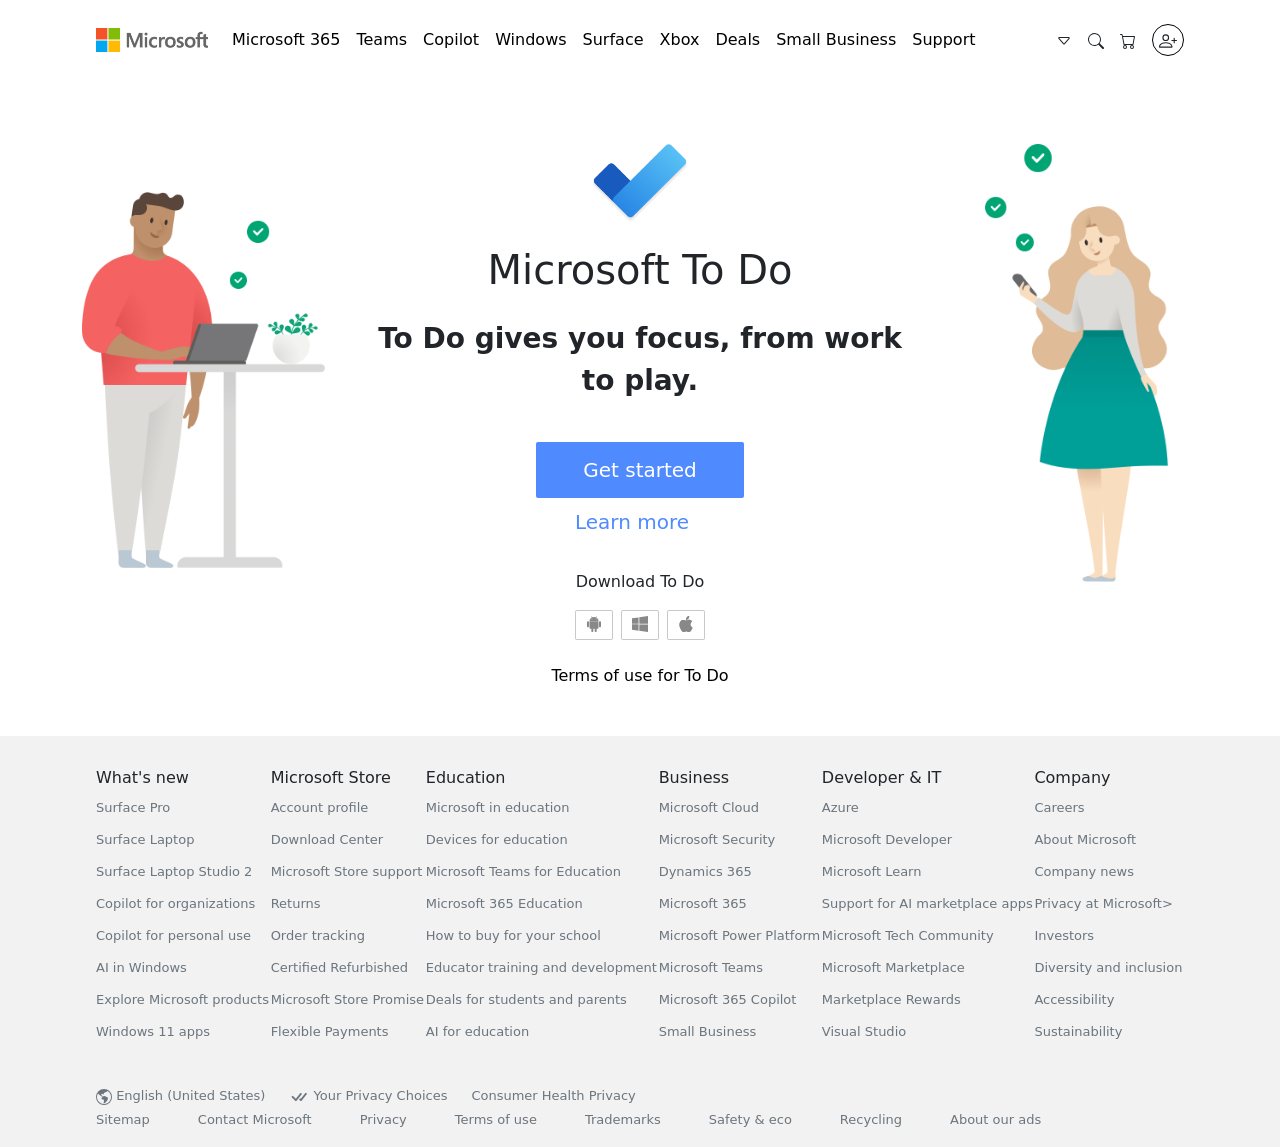
<file: index.html>
<!DOCTYPE html>
<html lang="en">
<head>
    <meta charset="UTF-8">
    <meta name="viewport" content="width=device-width, initial-scale=1.0">
    <title>Microsoft todo</title>
    <link rel="icon" type="image/x-icon" href="assets/icon/icons8-microsoft-to-do-app-48.png">
    <link rel="stylesheet" href="style.css">
    <link rel="stylesheet" href="bootstrap.css">
</head>
<body>
    <header class="d-flex align-items-center justify-content-between gap-2 mx-auto mb-5 pb-5" style="width: 85%; padding-top: 2rem;">
        <div id="mobileMenuBtn">
            <span><svg xmlns="http://www.w3.org/2000/svg" width="30" height="30" fill="currentColor" class="bi bi-list" viewBox="0 0 16 16">
                <path fill-rule="evenodd" d="M2.5 12a.5.5 0 0 1 .5-.5h10a.5.5 0 0 1 0 1H3a.5.5 0 0 1-.5-.5m0-4a.5.5 0 0 1 .5-.5h10a.5.5 0 0 1 0 1H3a.5.5 0 0 1-.5-.5m0-4a.5.5 0 0 1 .5-.5h10a.5.5 0 0 1 0 1H3a.5.5 0 0 1-.5-.5"/>
              </svg></span>
        </div>
        <div class=" d-flex  align-items-center gap-3">
                <div style="width: 7rem;">
                    <a href=""><img class="w-100" src="assets/images/LOGO.png" alt="logo"></a>
                </div>
                <ul id="headerList" class="  flex-row list-unstyled gap-3 align-items-center mx-2 my-0">
                    <li class="item"><a class="link-style" href="">
                        Microsoft 365
                    </a></li>
                    <li class="item"><a class="link-style" href="">
                        Teams
                    </a></li>
                    <li class="item"><a class="link-style" href="">
                        Copilot
                    </a></li>
                    <li class="item"><a class="link-style" href="">
                        Windows
                    </a></li>
                    <li class="item"><a class="link-style" href="">
                        Surface
                    </a></li>
                    <li class="d-none d-lg-inline-block item"><a class="link-style" href="">
                        Xbox
                    </a></li>
                    <li class="d-none d-lg-inline-block item"><a class="link-style" href="">
                        Deals
                    </a></li>
                    <li class="d-none d-xl-inline-block item"><a class="link-style" href="">
                        Small Business
                    </a></li>
                    <li class="d-none d-xl-inline-block item"><a class="link-style" href="">
                        Support
                    </a></li>
                    
                    <div class="dropdown d-inline-block d-xl-none">
                        <a class=" dropdown-toggle text-decoration-none text-dark" href="#" role="button" data-bs-toggle="dropdown" aria-expanded="false">
                            More
                        </a>

                        <ul class="dropdown-menu">
                            <li class=""><a class="dropdown-item" href="#">Support</a></li>
                            <li class=""><a class="dropdown-item" href="#">Small Business</a></li>
                            <li class="d-block d-lg-none"><a class="dropdown-item" href="#">Deals</a></li>
                            <li class="d-block d-lg-none"><a class="dropdown-item" href="#">Xbox</a></li>
                            <li class="d-none d"><a class="dropdown-item" href="#">Surface</a></li>
                            <li class="d-none d"><a class="dropdown-item" href="#">Windows</a></li>
                        </ul>
                    </div>
                </ul>
            </div>
            
        <div class="d-flex justify-content-end gap-3 align-items-center w-100">
            <div id="AllMicrosoftBtn">
                <span class="header-link">All Microsoft</span>
                <span><svg xmlns="http://www.w3.org/2000/svg" width="16" height="16" fill="currentColor" class="bi bi-caret-down" viewBox="0 0 16 16">
                    <path d="M3.204 5h9.592L8 10.481zm-.753.659 4.796 5.48a1 1 0 0 0 1.506 0l4.796-5.48c.566-.647.106-1.659-.753-1.659H3.204a1 1 0 0 0-.753 1.659"/>
                  </svg></span>
                <div id="AllMicrosoftSection">
                    <div class="d-flex flex-wrap p-4">
                        <div class="flex-grow-1" style="flex-basis: 200;">
                            <h6 class="mb-4">Software</h6>
                            <ul class="list-unstyled d-flex flex-column gap-4">
                                <li><a class="text-decoration-none text-secondary list-font-size" href="">Windows Apps</a></li>
                                <li><a class="text-decoration-none text-secondary list-font-size" href="">AI</a></li>
                                <li><a class="text-decoration-none text-secondary list-font-size" href="">Outlook</a></li>
                                <li><a class="text-decoration-none text-secondary list-font-size" href="">OneDrive</a></li>
                                <li><a class="text-decoration-none text-secondary list-font-size" href="">Microsoft Teams</a></li>
                                <li><a class="text-decoration-none text-secondary list-font-size" href="">OneNote</a></li>
                                <li><a class="text-decoration-none text-secondary list-font-size" href="">Microsoft Edge</a></li>
                                <li><a class="text-decoration-none text-secondary list-font-size" href="">Moving from Skype to Teams</a></li>
                            </ul>
                        </div>
                        <div class="flex-grow-1" style="flex-basis: 200;">
                            <h6 class="mb-4">PCs & Devices</h6>
                            <ul class="list-unstyled d-flex flex-column gap-4">
                                <li><a class="text-decoration-none text-secondary list-font-size" href="">Computerrs</a></li>
                                <li><a class="text-decoration-none text-secondary list-font-size" href="">Shop Xbox</a></li>
                                <li><a class="text-decoration-none text-secondary list-font-size" href="">Accessories</a></li>
                                <li><a class="text-decoration-none text-secondary list-font-size" href="">VR & mixed reality</a></li>
                                <li><a class="text-decoration-none text-secondary list-font-size" href="">Certified Refurbished</a></li>
                                <li><a class="text-decoration-none text-secondary list-font-size" href="">Trade-in for cash</a></li>
                            </ul>
                        </div>
                        <div class="flex-grow-1" style="flex-basis: 200;">
                            <h6 class="mb-4">Entertainment</h6>
                            <ul class="list-unstyled d-flex flex-column gap-4">
                                <li><a class="text-decoration-none text-secondary list-font-size" href="">Xbox Game pass Ultimate</a></li>
                                <li><a class="text-decoration-none text-secondary list-font-size" href="">PC Game Pass</a></li>
                                <li><a class="text-decoration-none text-secondary list-font-size" href="">Xbox games</a></li>
                                <li><a class="text-decoration-none text-secondary list-font-size" href="">PC games</a></li>
                            </ul>
                        </div>
                        <div class="flex-grow-1" style="flex-basis: 200;">
                            <h6 class="mb-4">Business</h6>
                                <ul class="list-unstyled d-flex flex-column gap-4">
                                    <li><a class="text-decoration-none text-secondary list-font-size" href="">Microsoft Cloud</a></li>
                                    <li><a class="text-decoration-none text-secondary list-font-size" href="">Microsoft Security</a></li>
                                    <li><a class="text-decoration-none text-secondary list-font-size" href="">Dynamics 365</a></li>
                                    <li><a class="text-decoration-none text-secondary list-font-size" href="">Microsoft 365</a></li>
                                    <li><a class="text-decoration-none text-secondary list-font-size" href="">Microsoft Power Platform</a></li>
                                    <li><a class="text-decoration-none text-secondary list-font-size" href="">Microsoft Teams</a></li>
                                    <li><a class="text-decoration-none text-secondary list-font-size" href="">Microsoft 365 Copilot</a></li>
                                    <li><a class="text-decoration-none text-secondary list-font-size" href="">Small Business</a></li>
                                </ul>
                            </div>
                            <div class="flex-grow-1" style="flex-basis: 200;">
                                <h6 class="mb-4">Developer & IT</h6>
                                <ul class="list-unstyled d-flex flex-column gap-4">
                                    <li><a class="text-decoration-none text-secondary list-font-size" href="">Azure</a></li>
                                    <li><a class="text-decoration-none text-secondary list-font-size" href="">Microsoft Developer</a></li>
                                    <li><a class="text-decoration-none text-secondary list-font-size" href="">Microsoft Learn</a></li>
                                    <li><a class="text-decoration-none text-secondary list-font-size" href="">Support for AI marketplace apps</a></li>
                                    <li><a class="text-decoration-none text-secondary list-font-size" href="">Microsoft Tech Community</a></li>
                                    <li><a class="text-decoration-none text-secondary list-font-size" href="">Microsoft Marketplace</a></li>
                                    <li><a class="text-decoration-none text-secondary list-font-size" href="">Marketplace Rewards</a></li>
                                    <li><a class="text-decoration-none text-secondary list-font-size" href="">Visual Studio</a></li>
                                </ul>
                            </div>
                            <div class="flex-grow-1" style="flex-basis: 200;">
                                <h6 class="mb-4">Other</h6>
                                <ul class="list-unstyled d-flex flex-column gap-4">
                                    <li><a class="text-decoration-none text-secondary list-font-size" href="">Microsoft Rewards</a></li>
                                    <li><a class="text-decoration-none text-secondary list-font-size" href="">Free downloads & security</a></li>
                                    <li><a class="text-decoration-none text-secondary list-font-size" href="">Education</a></li>
                                    <li><a class="text-decoration-none text-secondary list-font-size" href="">Gift cards</a></li>
                                    <li><a class="text-decoration-none text-secondary list-font-size" href="">Licensing</a></li>
                                    <li><a class="text-decoration-none text-secondary list-font-size" href="">Unlocked stories</a></li>
                                </ul>
                            </div>
                    </div>
                    <div class="AllMicrosoftSection-footer">
                        <a class="text-decoration-none text-dark" href="">View Sitemap
                            <span></span></a>
                    </div>
                </div>
            </div>
            <div id="searchBtn">
                <span class="header-link">Search</span>
                <span><svg xmlns="http://www.w3.org/2000/svg" width="16" height="16" fill="currentColor" class="bi bi-search" viewBox="0 0 16 16">
                    <path d="M11.742 10.344a6.5 6.5 0 1 0-1.397 1.398h-.001q.044.06.098.115l3.85 3.85a1 1 0 0 0 1.415-1.414l-3.85-3.85a1 1 0 0 0-.115-.1zM12 6.5a5.5 5.5 0 1 1-11 0 5.5 5.5 0 0 1 11 0"/>
                  </svg></span>
            </div>
            <div id="searchSection">
                <div class="searchbox d-flex">
                    <input class="searchSection-input" type="text" placeholder="Search or ask a question">
                    <button class="border-0 bg-light px-2">
                        <span><svg xmlns="http://www.w3.org/2000/svg" width="16" height="16" fill="currentColor" class="bi bi-search" viewBox="0 0 16 16">
                            <path d="M11.742 10.344a6.5 6.5 0 1 0-1.397 1.398h-.001q.044.06.098.115l3.85 3.85a1 1 0 0 0 1.415-1.414l-3.85-3.85a1 1 0 0 0-.115-.1zM12 6.5a5.5 5.5 0 1 1-11 0 5.5 5.5 0 0 1 11 0"/>
                          </svg></span></button>
                </div>
                <button id="cancelSearchBtn">Cancel</button>
            </div>
            <div id="cartBtn">
                <a class="text-decoration-none text-dark" href="">
                <span class="header-link">Cart</span>
                <span><svg xmlns="http://www.w3.org/2000/svg" width="16" height="16" fill="currentColor" class="bi bi-cart" viewBox="0 0 16 16">
                    <path d="M0 1.5A.5.5 0 0 1 .5 1H2a.5.5 0 0 1 .485.379L2.89 3H14.5a.5.5 0 0 1 .491.592l-1.5 8A.5.5 0 0 1 13 12H4a.5.5 0 0 1-.491-.408L2.01 3.607 1.61 2H.5a.5.5 0 0 1-.5-.5M3.102 4l1.313 7h8.17l1.313-7zM5 12a2 2 0 1 0 0 4 2 2 0 0 0 0-4m7 0a2 2 0 1 0 0 4 2 2 0 0 0 0-4m-7 1a1 1 0 1 1 0 2 1 1 0 0 1 0-2m7 0a1 1 0 1 1 0 2 1 1 0 0 1 0-2"/>
                  </svg></span>
                </a>
            </div>
            <a id="signInBtn" class="text-decoration-none text-dark" href="todo-list-sign-in/index.html">
                <div class="d-flex align-items-center gap-2">
                    <span class="header-link">Sign in</span>
                    <div class="sign-in-icon">
                        <span class=""><svg xmlns="http://www.w3.org/2000/svg" width="18" height="18" fill="currentColor" class="bi bi-person-plus" viewBox="0 0 16 16">
                            <path d="M6 8a3 3 0 1 0 0-6 3 3 0 0 0 0 6m2-3a2 2 0 1 1-4 0 2 2 0 0 1 4 0m4 8c0 1-1 1-1 1H1s-1 0-1-1 1-4 6-4 6 3 6 4m-1-.004c-.001-.246-.154-.986-.832-1.664C9.516 10.68 8.289 10 6 10s-3.516.68-4.168 1.332c-.678.678-.83 1.418-.832 1.664z"/>
                            <path fill-rule="evenodd" d="M13.5 5a.5.5 0 0 1 .5.5V7h1.5a.5.5 0 0 1 0 1H14v1.5a.5.5 0 0 1-1 0V8h-1.5a.5.5 0 0 1 0-1H13V5.5a.5.5 0 0 1 .5-.5"/>
                          </svg></span>
                    </div>
                </div>
            </a>

        </div>
       
    </header>

    <section id="mobileList">
        <div class="list-group">
            <a href="#" class="list-group-item list-group-item-action mobile-list-item" aria-current="true">Microsoft 365</a>
            <a href="#" class="list-group-item list-group-item-action mobile-list-item">Teams</a>
            <a href="#" class="list-group-item list-group-item-action mobile-list-item">Copilot</a>
            <a href="#" class="list-group-item list-group-item-action mobile-list-item">Windows</a>
            <a href="#" class="list-group-item list-group-item-action mobile-list-item">Surface</a>
            <a href="#" class="list-group-item list-group-item-action mobile-list-item">Xbox</a>
            <a href="#" class="list-group-item list-group-item-action mobile-list-item">Black Friday deals</a>
            <a href="#" class="list-group-item list-group-item-action mobile-list-item">Small Business</a>
            <a href="#" class="list-group-item list-group-item-action mobile-list-item">support</a>

            <div class="accordion" id="accordionPanelsStayOpenExample">
                <div class="accordion-item">
                  <h2 class="accordion-header">
                    <button class="accordion-button collapsed mobile-list-item" type="button" data-bs-toggle="collapse" data-bs-target="#panelsStayOpen-collapseOne" aria-expanded="true" aria-controls="panelsStayOpen-collapseOne">
                      Software
                    </button>
                  </h2>
                  <div id="panelsStayOpen-collapseOne" class="accordion-collapse collapse show">
                    <div class="accordion-body p-0">
                        <a href="#" class="list-group-item list-group-item-action mobile-list-item mobile-list-accardion">support</a>
                        <a href="#" class="list-group-item list-group-item-action mobile-list-item mobile-list-accardion">support</a>
                        <a href="#" class="list-group-item list-group-item-action mobile-list-item mobile-list-accardion">support</a>
                        <a href="#" class="list-group-item list-group-item-action mobile-list-item mobile-list-accardion">support</a>
                        <a href="#" class="list-group-item list-group-item-action mobile-list-item mobile-list-accardion">support</a>
                        <a href="#" class="list-group-item list-group-item-action mobile-list-item mobile-list-accardion">support</a>
                        <a href="#" class="list-group-item list-group-item-action mobile-list-item mobile-list-accardion">support</a>
                        <a href="#" class="list-group-item list-group-item-action mobile-list-item mobile-list-accardion">support</a>
                    </div>
                  </div>
                </div>
                <div class="accordion-item">
                  <h2 class="accordion-header">
                    <button class="accordion-button collapsed mobile-list-item" type="button" data-bs-toggle="collapse" data-bs-target="#panelsStayOpen-collapseTwo" aria-expanded="false" aria-controls="panelsStayOpen-collapseTwo">
                      PCs & Devices
                    </button>
                  </h2>
                  <div id="panelsStayOpen-collapseTwo" class="accordion-collapse collapse">
                    <div class="accordion-body p-0">
                        <a href="#" class="list-group-item list-group-item-action mobile-list-item mobile-list-accardion">support</a>
                        <a href="#" class="list-group-item list-group-item-action mobile-list-item mobile-list-accardion">support</a>
                        <a href="#" class="list-group-item list-group-item-action mobile-list-item mobile-list-accardion">support</a>
                        <a href="#" class="list-group-item list-group-item-action mobile-list-item mobile-list-accardion">support</a>
                        <a href="#" class="list-group-item list-group-item-action mobile-list-item mobile-list-accardion">support</a>
                        <a href="#" class="list-group-item list-group-item-action mobile-list-item mobile-list-accardion">support</a>
                        <a href="#" class="list-group-item list-group-item-action mobile-list-item mobile-list-accardion">support</a>
                    </div>
                  </div>
                </div>
                <div class="accordion-item">
                  <h2 class="accordion-header">
                    <button class="accordion-button collapsed mobile-list-item" type="button" data-bs-toggle="collapse" data-bs-target="#panelsStayOpen-collapseThree" aria-expanded="false" aria-controls="panelsStayOpen-collapseThree">
                      Entertainment
                    </button>
                  </h2>
                  <div id="panelsStayOpen-collapseThree" class="accordion-collapse collapse">
                    <div class="accordion-body p-0">
                        <a href="#" class="list-group-item list-group-item-action mobile-list-item mobile-list-accardion">support</a>
                        <a href="#" class="list-group-item list-group-item-action mobile-list-item mobile-list-accardion">support</a>
                        <a href="#" class="list-group-item list-group-item-action mobile-list-item mobile-list-accardion">support</a>
                        <a href="#" class="list-group-item list-group-item-action mobile-list-item mobile-list-accardion">support</a>
                        <a href="#" class="list-group-item list-group-item-action mobile-list-item mobile-list-accardion">support</a>
                    </div>
                  </div>
                </div>
                <div class="accordion-item">
                  <h2 class="accordion-header">
                    <button class="accordion-button collapsed mobile-list-item" type="button" data-bs-toggle="collapse" data-bs-target="#panelsStayOpen-collapseFour" aria-expanded="false" aria-controls="panelsStayOpen-collapseFour">
                      Business
                    </button>
                  </h2>
                  <div id="panelsStayOpen-collapseFour" class="accordion-collapse collapse">
                    <div class="accordion-body p-0">
                        <a href="#" class="list-group-item list-group-item-action mobile-list-item mobile-list-accardion">support</a>
                        <a href="#" class="list-group-item list-group-item-action mobile-list-item mobile-list-accardion">support</a>
                        <a href="#" class="list-group-item list-group-item-action mobile-list-item mobile-list-accardion">support</a>
                        <a href="#" class="list-group-item list-group-item-action mobile-list-item mobile-list-accardion">support</a>
                        <a href="#" class="list-group-item list-group-item-action mobile-list-item mobile-list-accardion">support</a>
                        <a href="#" class="list-group-item list-group-item-action mobile-list-item mobile-list-accardion">support</a>
                        <a href="#" class="list-group-item list-group-item-action mobile-list-item mobile-list-accardion">support</a>
                        <a href="#" class="list-group-item list-group-item-action mobile-list-item mobile-list-accardion">support</a>
                    </div>
                  </div>
                </div>
                <div class="accordion-item">
                  <h2 class="accordion-header">
                    <button class="accordion-button collapsed mobile-list-item" type="button" data-bs-toggle="collapse" data-bs-target="#panelsStayOpen-collapseFive" aria-expanded="false" aria-controls="panelsStayOpen-collapseFive">
                      Developer  & IT
                    </button>
                  </h2>
                  <div id="panelsStayOpen-collapseFive" class="accordion-collapse collapse">
                    <div class="accordion-body p-0">
                        <a href="#" class="list-group-item list-group-item-action mobile-list-item mobile-list-accardion">support</a>
                        <a href="#" class="list-group-item list-group-item-action mobile-list-item mobile-list-accardion">support</a>
                        <a href="#" class="list-group-item list-group-item-action mobile-list-item mobile-list-accardion">support</a>
                        <a href="#" class="list-group-item list-group-item-action mobile-list-item mobile-list-accardion">support</a>
                        <a href="#" class="list-group-item list-group-item-action mobile-list-item mobile-list-accardion">support</a>
                        <a href="#" class="list-group-item list-group-item-action mobile-list-item mobile-list-accardion">support</a>
                        <a href="#" class="list-group-item list-group-item-action mobile-list-item mobile-list-accardion">support</a>
                        <a href="#" class="list-group-item list-group-item-action mobile-list-item mobile-list-accardion">support</a>
                        <a href="#" class="list-group-item list-group-item-action mobile-list-item mobile-list-accardion">support</a>
                    </div>
                  </div>
                </div>
                <div class="accordion-item">
                  <h2 class="accordion-header">
                    <button class="accordion-button collapsed mobile-list-item" type="button" data-bs-toggle="collapse" data-bs-target="#panelsStayOpen-collapseSix" aria-expanded="false" aria-controls="panelsStayOpen-collapseSix">
                      Other
                    </button>
                  </h2>
                  <div id="panelsStayOpen-collapseSix" class="accordion-collapse collapse">
                    <div class="accordion-body p-0">
                        <a href="#" class="list-group-item list-group-item-action mobile-list-item mobile-list-accardion">support</a>
                        <a href="#" class="list-group-item list-group-item-action mobile-list-item mobile-list-accardion">support</a>
                        <a href="#" class="list-group-item list-group-item-action mobile-list-item mobile-list-accardion">support</a>
                        <a href="#" class="list-group-item list-group-item-action mobile-list-item mobile-list-accardion">support</a>
                        <a href="#" class="list-group-item list-group-item-action mobile-list-item mobile-list-accardion">support</a>
                        <a href="#" class="list-group-item list-group-item-action mobile-list-item mobile-list-accardion">support</a>
                    </div>
                  </div>
                </div>
                <a href="#" class="list-group-item list-group-item-action mobile-list-item">support</a>
              </div>

        </div>
    </section>


    <main id="mainSection">
        <div class="container text-center">
            <div class="row gx-5">
                <div class="col-3 text-1 ">
                    <img class="w-100 mt-5 d-none d-xl-inline-block" src="assets/images/welcome-left.png" alt="">
                </div>
                <div class="col-6 d-flex flex-column justify-content-center align-items-center gap-4">
                    <div  style="width: 6rem;"><img class="w-100" src="assets/images/todo-logo (1).png" alt=""></div>
                    <div>
                        <h1 class="fw-lighter mb-4">Microsoft To Do</h1>
                        <p class="fw-bold fs-3 text-1">To Do gives you focus, from work to play.</p>
                    </div>
                    <div class="d-xl-none" style="width: 14rem; margin: 2rem;">
                        <img class="w-100" src="assets/images/welcome-center (1).png" alt="">
                    </div>
                    <div class="d-flex flex-column">
                        <a class="get-start-btn" href="todo-list-sign-in/index.html">Get started</a>
                        <button class="learn-more-btn">Learn more</button>
                    </div>
                    <div>
                        <p class="center-text">Download To Do</p>
                        <div class="d-flex justify-content-center align-items-center gap-2">
                            <button class="social-btn"><span>
                                <svg xmlns="http://www.w3.org/2000/svg" width="16" height="16" fill="currentColor" class="bi bi-android2" viewBox="0 0 16 16">
                                <path d="m10.213 1.471.691-1.26q.069-.124-.048-.192-.128-.057-.195.058l-.7 1.27A4.8 4.8 0 0 0 8.005.941q-1.032 0-1.956.404l-.7-1.27Q5.281-.037 5.154.02q-.117.069-.049.193l.691 1.259a4.25 4.25 0 0 0-1.673 1.476A3.7 3.7 0 0 0 3.5 5.02h9q0-1.125-.623-2.072a4.27 4.27 0 0 0-1.664-1.476ZM6.22 3.303a.37.37 0 0 1-.267.11.35.35 0 0 1-.263-.11.37.37 0 0 1-.107-.264.37.37 0 0 1 .107-.265.35.35 0 0 1 .263-.11q.155 0 .267.11a.36.36 0 0 1 .112.265.36.36 0 0 1-.112.264m4.101 0a.35.35 0 0 1-.262.11.37.37 0 0 1-.268-.11.36.36 0 0 1-.112-.264q0-.154.112-.265a.37.37 0 0 1 .268-.11q.155 0 .262.11a.37.37 0 0 1 .107.265q0 .153-.107.264M3.5 11.77q0 .441.311.75.311.306.76.307h.758l.01 2.182q0 .414.292.703a.96.96 0 0 0 .7.288.97.97 0 0 0 .71-.288.95.95 0 0 0 .292-.703v-2.182h1.343v2.182q0 .414.292.703a.97.97 0 0 0 .71.288.97.97 0 0 0 .71-.288.95.95 0 0 0 .292-.703v-2.182h.76q.436 0 .749-.308.31-.307.311-.75V5.365h-9zm10.495-6.587a.98.98 0 0 0-.702.278.9.9 0 0 0-.293.685v4.063q0 .406.293.69a.97.97 0 0 0 .702.284q.42 0 .712-.284a.92.92 0 0 0 .293-.69V6.146a.9.9 0 0 0-.293-.685 1 1 0 0 0-.712-.278m-12.702.283a1 1 0 0 1 .712-.283q.41 0 .702.283a.9.9 0 0 1 .293.68v4.063a.93.93 0 0 1-.288.69.97.97 0 0 1-.707.284 1 1 0 0 1-.712-.284.92.92 0 0 1-.293-.69V6.146q0-.396.293-.68"/>
                                </svg>
                            </span></button>
                            <button class="social-btn"><span>
                                <svg xmlns="http://www.w3.org/2000/svg" width="16" height="16" fill="currentColor" class="bi bi-windows" viewBox="0 0 16 16">
                                <path d="M6.555 1.375 0 2.237v5.45h6.555zM0 13.795l6.555.933V8.313H0zm7.278-5.4.026 6.378L16 16V8.395zM16 0 7.33 1.244v6.414H16z"/>
                                </svg>
                            </span></button>
                            <button class="social-btn"><span>
                                <svg xmlns="http://www.w3.org/2000/svg" width="16" height="16" fill="currentColor" class="bi bi-apple" viewBox="0 0 16 16">
                                <path d="M11.182.008C11.148-.03 9.923.023 8.857 1.18c-1.066 1.156-.902 2.482-.878 2.516s1.52.087 2.475-1.258.762-2.391.728-2.43m3.314 11.733c-.048-.096-2.325-1.234-2.113-3.422s1.675-2.789 1.698-2.854-.597-.79-1.254-1.157a3.7 3.7 0 0 0-1.563-.434c-.108-.003-.483-.095-1.254.116-.508.139-1.653.589-1.968.607-.316.018-1.256-.522-2.267-.665-.647-.125-1.333.131-1.824.328-.49.196-1.422.754-2.074 2.237-.652 1.482-.311 3.83-.067 4.56s.625 1.924 1.273 2.796c.576.984 1.34 1.667 1.659 1.899s1.219.386 1.843.067c.502-.308 1.408-.485 1.766-.472.357.013 1.061.154 1.782.539.571.197 1.111.115 1.652-.105.541-.221 1.324-1.059 2.238-2.758q.52-1.185.473-1.282"/>
                                <path d="M11.182.008C11.148-.03 9.923.023 8.857 1.18c-1.066 1.156-.902 2.482-.878 2.516s1.52.087 2.475-1.258.762-2.391.728-2.43m3.314 11.733c-.048-.096-2.325-1.234-2.113-3.422s1.675-2.789 1.698-2.854-.597-.79-1.254-1.157a3.7 3.7 0 0 0-1.563-.434c-.108-.003-.483-.095-1.254.116-.508.139-1.653.589-1.968.607-.316.018-1.256-.522-2.267-.665-.647-.125-1.333.131-1.824.328-.49.196-1.422.754-2.074 2.237-.652 1.482-.311 3.83-.067 4.56s.625 1.924 1.273 2.796c.576.984 1.34 1.667 1.659 1.899s1.219.386 1.843.067c.502-.308 1.408-.485 1.766-.472.357.013 1.061.154 1.782.539.571.197 1.111.115 1.652-.105.541-.221 1.324-1.059 2.238-2.758q.52-1.185.473-1.282"/>
                                </svg>
                            </span></button>
                          
                        </div>
                        <br>
                       <a class="center-text link-style " href="">Terms of use for To Do</a>
                    </div>
                </div>
                <div class="col-3 text-1 ">
                    <img class="w-75 d-none d-xl-inline-block" src="assets/images/welcome-right.png" alt="">
                </div>
            </div>
        </div>
        
    </main>
    <footer>
        <div class="d-flex flex-column mx-auto mt-5" style="width: 85%; padding-top: 2rem;">
            <div class="d-flex justify-content-between flex-wrap">
                <div class="flex-grow-1" style="flex-basis: 200;">
                <h6>What's new</h6>
                    <ul class="list-unstyled d-flex flex-column gap-2">
                        <li><a class="text-decoration-none text-secondary list-font-size" href="">Surface Pro</a></li>
                        <li><a class="text-decoration-none text-secondary list-font-size" href="">Surface Laptop</a></li>
                        <li><a class="text-decoration-none text-secondary list-font-size" href="">Surface Laptop Studio 2</a></li>
                        <li><a class="text-decoration-none text-secondary list-font-size" href="">Copilot for organizations</a></li>
                        <li><a class="text-decoration-none text-secondary list-font-size" href="">Copilot for personal use</a></li>
                        <li><a class="text-decoration-none text-secondary list-font-size" href="">AI in Windows</a></li>
                        <li><a class="text-decoration-none text-secondary list-font-size" href="">Explore Microsoft products</a></li>
                        <li><a class="text-decoration-none text-secondary list-font-size" href="">Windows 11 apps</a></li>
                    </ul>
                </div>
                <div class="flex-grow-1" style="flex-basis: 200;">
                <h6>Microsoft Store</h6>
                    <ul class="list-unstyled d-flex flex-column gap-2">
                        <li><a class="text-decoration-none text-secondary list-font-size" href="">Account profile</a></li>
                        <li><a class="text-decoration-none text-secondary list-font-size" href="">Download Center</a></li>
                        <li><a class="text-decoration-none text-secondary list-font-size" href="">Microsoft Store support</a></li>
                        <li><a class="text-decoration-none text-secondary list-font-size" href="">Returns</a></li>
                        <li><a class="text-decoration-none text-secondary list-font-size" href="">Order tracking</a></li>
                        <li><a class="text-decoration-none text-secondary list-font-size" href="">Certified Refurbished</a></li>
                        <li><a class="text-decoration-none text-secondary list-font-size" href="">Microsoft Store Promise</a></li>
                        <li><a class="text-decoration-none text-secondary list-font-size" href="">Flexible Payments</a></li>
                    </ul>
                </div>
                <div class="flex-grow-1" style="flex-basis: 200;">
                <h6>Education</h6>
                    <ul class="list-unstyled d-flex flex-column gap-2">
                        <li><a class="text-decoration-none text-secondary list-font-size" href="">Microsoft in education</a></li>
                        <li><a class="text-decoration-none text-secondary list-font-size" href="">Devices for education</a></li>
                        <li><a class="text-decoration-none text-secondary list-font-size" href="">Microsoft Teams for Education</a></li>
                        <li><a class="text-decoration-none text-secondary list-font-size" href="">Microsoft 365 Education</a></li>
                        <li><a class="text-decoration-none text-secondary list-font-size" href="">How to buy for your school</a></li>
                        <li><a class="text-decoration-none text-secondary list-font-size" href="">Educator training and development</a></li>
                        <li><a class="text-decoration-none text-secondary list-font-size" href="">Deals for students and parents</a></li>
                        <li><a class="text-decoration-none text-secondary list-font-size" href="">AI for education</a></li>
                    </ul>
                </div>
                <div class="flex-grow-1" style="flex-basis: 200;">
                <h6>Business</h6>
                    <ul class="list-unstyled d-flex flex-column gap-2">
                        <li><a class="text-decoration-none text-secondary list-font-size" href="">Microsoft Cloud</a></li>
                        <li><a class="text-decoration-none text-secondary list-font-size" href="">Microsoft Security</a></li>
                        <li><a class="text-decoration-none text-secondary list-font-size" href="">Dynamics 365</a></li>
                        <li><a class="text-decoration-none text-secondary list-font-size" href="">Microsoft 365</a></li>
                        <li><a class="text-decoration-none text-secondary list-font-size" href="">Microsoft Power Platform</a></li>
                        <li><a class="text-decoration-none text-secondary list-font-size" href="">Microsoft Teams</a></li>
                        <li><a class="text-decoration-none text-secondary list-font-size" href="">Microsoft 365 Copilot</a></li>
                        <li><a class="text-decoration-none text-secondary list-font-size" href="">Small Business</a></li>
                    </ul>
                </div>
                <div class="flex-grow-1" style="flex-basis: 200;">
                    <h6>Developer & IT</h6>
                    <ul class="list-unstyled d-flex flex-column gap-2">
                        <li><a class="text-decoration-none text-secondary list-font-size" href="">Azure</a></li>
                        <li><a class="text-decoration-none text-secondary list-font-size" href="">Microsoft Developer</a></li>
                        <li><a class="text-decoration-none text-secondary list-font-size" href="">Microsoft Learn</a></li>
                        <li><a class="text-decoration-none text-secondary list-font-size" href="">Support for AI marketplace apps</a></li>
                        <li><a class="text-decoration-none text-secondary list-font-size" href="">Microsoft Tech Community</a></li>
                        <li><a class="text-decoration-none text-secondary list-font-size" href="">Microsoft Marketplace</a></li>
                        <li><a class="text-decoration-none text-secondary list-font-size" href="">Marketplace Rewards</a></li>
                        <li><a class="text-decoration-none text-secondary list-font-size" href="">Visual Studio</a></li>
                    </ul>
                </div>
                <div class="flex-grow-1" style="flex-basis: 200;">
                    <h6>Company</h6>
                    <ul class="list-unstyled d-flex flex-column gap-2">
                        <li><a class="text-decoration-none text-secondary list-font-size" href="">Careers</a></li>
                        <li><a class="text-decoration-none text-secondary list-font-size" href="">About Microsoft</a></li>
                        <li><a class="text-decoration-none text-secondary list-font-size" href="">Company news</a></li>
                        <li><a class="text-decoration-none text-secondary list-font-size" href="">Privacy at Microsoft></a></li>
                        <li><a class="text-decoration-none text-secondary list-font-size" href="">Investors</a></li>
                        <li><a class="text-decoration-none text-secondary list-font-size" href="">Diversity and inclusion</a></li>
                        <li><a class="text-decoration-none text-secondary list-font-size" href="">Accessibility</a></li>
                        <li><a class="text-decoration-none text-secondary list-font-size" href="">Sustainability</a></li>
                    </ul>
                </div>
            </div>
            <div class="d-flex justify-content-between flex-wrap mt-4">
                <div class="d-flex flex-wrap mb-5 mb-xl-0 gap-4">
                    <div><a class="text-decoration-none text-secondary list-font-size" href="">
                        <span><svg xmlns="http://www.w3.org/2000/svg" width="16" height="16" fill="currentColor" class="bi bi-globe-americas" viewBox="0 0 16 16">
                        <path d="M8 0a8 8 0 1 0 0 16A8 8 0 0 0 8 0M2.04 4.326c.325 1.329 2.532 2.54 3.717 3.19.48.263.793.434.743.484q-.121.12-.242.234c-.416.396-.787.749-.758 1.266.035.634.618.824 1.214 1.017.577.188 1.168.38 1.286.983.082.417-.075.988-.22 1.52-.215.782-.406 1.48.22 1.48 1.5-.5 3.798-3.186 4-5 .138-1.243-2-2-3.5-2.5-.478-.16-.755.081-.99.284-.172.15-.322.279-.51.216-.445-.148-2.5-2-1.5-2.5.78-.39.952-.171 1.227.182.078.099.163.208.273.318.609.304.662-.132.723-.633.039-.322.081-.671.277-.867.434-.434 1.265-.791 2.028-1.12.712-.306 1.365-.587 1.579-.88A7 7 0 1 1 2.04 4.327Z"/>
                        </svg></span>
                        <span>English (United States)</span>
                    </a></div>
                    <div><a class="text-decoration-none text-secondary list-font-size" href="">
                        <span><svg xmlns="http://www.w3.org/2000/svg" width="20" height="20" fill="currentColor" class="bi bi-check-all" viewBox="0 0 16 16">
                        <path d="M8.97 4.97a.75.75 0 0 1 1.07 1.05l-3.99 4.99a.75.75 0 0 1-1.08.02L2.324 8.384a.75.75 0 1 1 1.06-1.06l2.094 2.093L8.95 4.992zm-.92 5.14.92.92a.75.75 0 0 0 1.079-.02l3.992-4.99a.75.75 0 1 0-1.091-1.028L9.477 9.417l-.485-.486z"/>
                        </svg></span>
                        <span>Your Privacy Choices</span>
                    </a></div>
                    <div><a class="text-decoration-none text-secondary list-font-size" href="">
                        <span>Consumer Health Privacy</span>
                    </a></div>
                </div>
                <div>
                    <ul class="list-unstyled d-flex gap-5 flex-wrap">
                        <li><a class="text text-decoration-none text-secondary list-font-size" href="">Sitemap</a></li>
                        <li><a class="text text-decoration-none text-secondary list-font-size" href="">Contact Microsoft</a></li>
                        <li><a class="text text-decoration-none text-secondary list-font-size" href="">Privacy</a></li>
                        <li><a class="text text-decoration-none text-secondary list-font-size" href="">Terms of use</a></li>
                        <li><a class="text text-decoration-none text-secondary list-font-size" href="">Trademarks</a></li>
                        <li><a class="text text-decoration-none text-secondary list-font-size" href="">Safety & eco</a></li>
                        <li><a class="text text-decoration-none text-secondary list-font-size" href="">Recycling</a></li>
                        <li><a class="text text-decoration-none text-secondary list-font-size" href="">About our ads</a></li>
                        <li></li>
                    </ul>
                </div>
            </div>
        </div>
    </footer>
















    <script src="bootstrap.bundle.js"></script>
    <script src="app.js"></script>
</body>
</html>
</file>
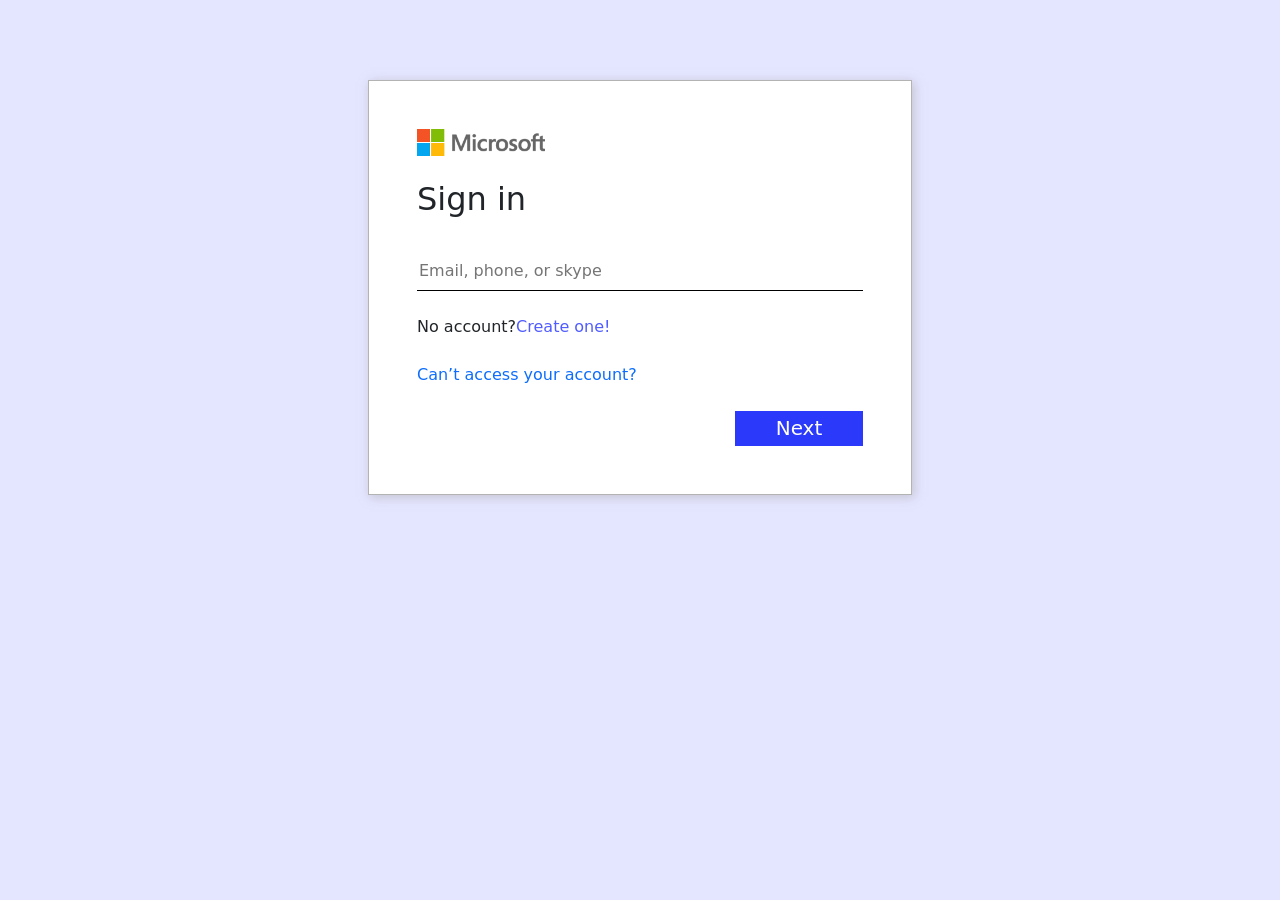
<file: todo-list-sign-in/index.html>
<!DOCTYPE html>
<html lang="en">
<head>
    <meta charset="UTF-8">
    <meta name="viewport" content="width=device-width, initial-scale=1.0">
    <title>sign in</title>
    <link rel="icon" type="image/x-icon" href="assets/icon/icons8-microsoft-to-do-app-48.png">
    <link rel="stylesheet" href="style/bootstrap.css">
    <link rel="stylesheet" href="style/style.css">
</head>
<body>
    <section>
        <div class="sign-in d-flex flex-column justify-content-start p-5 gap-4">
            <img src="assets/images/LOGO.png" alt="">
            <h2>Sign in</h2>
            <input id="emailInput" type="text" placeholder="Email, phone, or skype">
            <span>No account?<span id="createAccount" class="primary-link">Create one!</span></span>
            <a class="primary-link" href="">Can’t access your account?</a>
            <button onclick="signIn()">Next</button>
        </div>
        <div id="signupForm" class="p-5 flex-column gap-2 mt-4">
            <h2>Sign up</h2>
            <p id="error">Email is not found!</p>
            <input id="userNameInput" type="text" placeholder="Username">
            <input id="signupEmailInput" type="text" placeholder="Email, phone, or skype">
            <button class="mt-4" onclick="signUp()">Next</button>
        </div>
    </section>


    <script src="scripts/bootstrap.bundle.js"></script>
    <script src="scripts/app.js"></script>
</body>
</html>
</file>
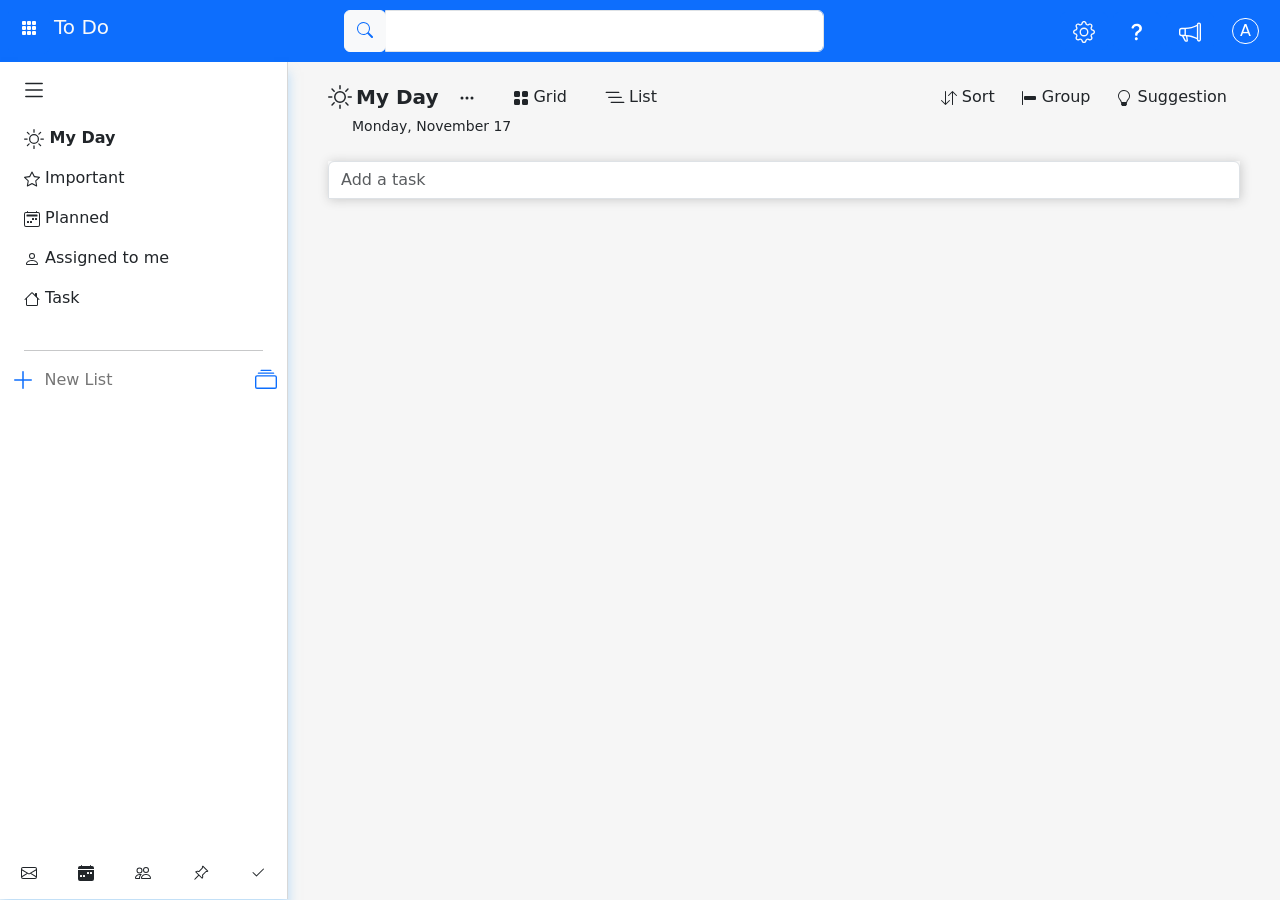
<file: todo-master/index.html>
<!DOCTYPE html>
<html lang="en">
<head>
    <meta charset="UTF-8">
    <meta name="viewport" content="width=device-width, initial-scale=1.0">
    <title>To Do</title>
    <link rel="icon" type="image/x-icon" href="icon/icons8-microsoft-to-do-app-48.png">
    <link rel="stylesheet" href="bootstrap/bootstrap.css">
    <link rel="stylesheet" href="style/style.css">
</head>
<body class="main-bg">
    <header class="d-flex flex-row align-items-center justify-content-between bg-primary p-2">
        <div class="d-flex flex-row align-items-center gap-1">
            <button class="btn btn-primary">
                <span class="d-inline-block mb-2"><svg xmlns="http://www.w3.org/2000/svg" width="16" height="16" fill="currentColor" class="bi bi-grid-3x3-gap-fill" viewBox="0 0 16 16">
                <path d="M1 2a1 1 0 0 1 1-1h2a1 1 0 0 1 1 1v2a1 1 0 0 1-1 1H2a1 1 0 0 1-1-1zm5 0a1 1 0 0 1 1-1h2a1 1 0 0 1 1 1v2a1 1 0 0 1-1 1H7a1 1 0 0 1-1-1zm5 0a1 1 0 0 1 1-1h2a1 1 0 0 1 1 1v2a1 1 0 0 1-1 1h-2a1 1 0 0 1-1-1zM1 7a1 1 0 0 1 1-1h2a1 1 0 0 1 1 1v2a1 1 0 0 1-1 1H2a1 1 0 0 1-1-1zm5 0a1 1 0 0 1 1-1h2a1 1 0 0 1 1 1v2a1 1 0 0 1-1 1H7a1 1 0 0 1-1-1zm5 0a1 1 0 0 1 1-1h2a1 1 0 0 1 1 1v2a1 1 0 0 1-1 1h-2a1 1 0 0 1-1-1zM1 12a1 1 0 0 1 1-1h2a1 1 0 0 1 1 1v2a1 1 0 0 1-1 1H2a1 1 0 0 1-1-1zm5 0a1 1 0 0 1 1-1h2a1 1 0 0 1 1 1v2a1 1 0 0 1-1 1H7a1 1 0 0 1-1-1zm5 0a1 1 0 0 1 1-1h2a1 1 0 0 1 1 1v2a1 1 0 0 1-1 1h-2a1 1 0 0 1-1-1z"/>
                </svg></span>
            </button>
            <h1 class="fs-5 text-light "><a class="text-light" href="">To Do</a></h1>
        </div>
        <div class="input-group header__input">
            <div class="input-group-prepend">
            <button class="btn btn-light" type="button">
                <span class="d-inline-block mb-1 text-primary"><svg xmlns="http://www.w3.org/2000/svg" width="16" height="16" fill="currentColor" class="bi bi-search" viewBox="0 0 16 16">
                <path d="M11.742 10.344a6.5 6.5 0 1 0-1.397 1.398h-.001q.044.06.098.115l3.85 3.85a1 1 0 0 0 1.415-1.414l-3.85-3.85a1 1 0 0 0-.115-.1zM12 6.5a5.5 5.5 0 1 1-11 0 5.5 5.5 0 0 1 11 0"/>
                </svg></span>
                </button>
                </div>
                <input type="text" class="form-control" placeholder="" aria-label="" aria-describedby="basic-addon1">
        </div>
        <div>
            <button class="btn btn-primary">
                <span class="text-light "><svg xmlns="http://www.w3.org/2000/svg" width="22" height="22" fill="currentColor" class="bi bi-gear" viewBox="0 0 16 16">
                <path d="M8 4.754a3.246 3.246 0 1 0 0 6.492 3.246 3.246 0 0 0 0-6.492M5.754 8a2.246 2.246 0 1 1 4.492 0 2.246 2.246 0 0 1-4.492 0"/>
                <path d="M9.796 1.343c-.527-1.79-3.065-1.79-3.592 0l-.094.319a.873.873 0 0 1-1.255.52l-.292-.16c-1.64-.892-3.433.902-2.54 2.541l.159.292a.873.873 0 0 1-.52 1.255l-.319.094c-1.79.527-1.79 3.065 0 3.592l.319.094a.873.873 0 0 1 .52 1.255l-.16.292c-.892 1.64.901 3.434 2.541 2.54l.292-.159a.873.873 0 0 1 1.255.52l.094.319c.527 1.79 3.065 1.79 3.592 0l.094-.319a.873.873 0 0 1 1.255-.52l.292.16c1.64.893 3.434-.902 2.54-2.541l-.159-.292a.873.873 0 0 1 .52-1.255l.319-.094c1.79-.527 1.79-3.065 0-3.592l-.319-.094a.873.873 0 0 1-.52-1.255l.16-.292c.893-1.64-.902-3.433-2.541-2.54l-.292.159a.873.873 0 0 1-1.255-.52zm-2.633.283c.246-.835 1.428-.835 1.674 0l.094.319a1.873 1.873 0 0 0 2.693 1.115l.291-.16c.764-.415 1.6.42 1.184 1.185l-.159.292a1.873 1.873 0 0 0 1.116 2.692l.318.094c.835.246.835 1.428 0 1.674l-.319.094a1.873 1.873 0 0 0-1.115 2.693l.16.291c.415.764-.42 1.6-1.185 1.184l-.291-.159a1.873 1.873 0 0 0-2.693 1.116l-.094.318c-.246.835-1.428.835-1.674 0l-.094-.319a1.873 1.873 0 0 0-2.692-1.115l-.292.16c-.764.415-1.6-.42-1.184-1.185l.159-.291A1.873 1.873 0 0 0 1.945 8.93l-.319-.094c-.835-.246-.835-1.428 0-1.674l.319-.094A1.873 1.873 0 0 0 3.06 4.377l-.16-.292c-.415-.764.42-1.6 1.185-1.184l.292.159a1.873 1.873 0 0 0 2.692-1.115z"/>
                </svg></span>
            </button>
            <button class="btn btn-primary">
                <span><svg xmlns="http://www.w3.org/2000/svg" width="22" height="22" fill="currentColor" class="bi bi-question-lg" viewBox="0 0 16 16">
                <path fill-rule="evenodd" d="M4.475 5.458c-.284 0-.514-.237-.47-.517C4.28 3.24 5.576 2 7.825 2c2.25 0 3.767 1.36 3.767 3.215 0 1.344-.665 2.288-1.79 2.973-1.1.659-1.414 1.118-1.414 2.01v.03a.5.5 0 0 1-.5.5h-.77a.5.5 0 0 1-.5-.495l-.003-.2c-.043-1.221.477-2.001 1.645-2.712 1.03-.632 1.397-1.135 1.397-2.028 0-.979-.758-1.698-1.926-1.698-1.009 0-1.71.529-1.938 1.402-.066.254-.278.461-.54.461h-.777ZM7.496 14c.622 0 1.095-.474 1.095-1.09 0-.618-.473-1.092-1.095-1.092-.606 0-1.087.474-1.087 1.091S6.89 14 7.496 14"/>
                </svg></span>
            </button>
            <button class="btn btn-primary">
                <span><svg xmlns="http://www.w3.org/2000/svg" width="22" height="22" fill="currentColor" class="bi bi-megaphone" viewBox="0 0 16 16">
                <path d="M13 2.5a1.5 1.5 0 0 1 3 0v11a1.5 1.5 0 0 1-3 0v-.214c-2.162-1.241-4.49-1.843-6.912-2.083l.405 2.712A1 1 0 0 1 5.51 15.1h-.548a1 1 0 0 1-.916-.599l-1.85-3.49-.202-.003A2.014 2.014 0 0 1 0 9V7a2.02 2.02 0 0 1 1.992-2.013 75 75 0 0 0 2.483-.075c3.043-.154 6.148-.849 8.525-2.199zm1 0v11a.5.5 0 0 0 1 0v-11a.5.5 0 0 0-1 0m-1 1.35c-2.344 1.205-5.209 1.842-8 2.033v4.233q.27.015.537.036c2.568.189 5.093.744 7.463 1.993zm-9 6.215v-4.13a95 95 0 0 1-1.992.052A1.02 1.02 0 0 0 1 7v2c0 .55.448 1.002 1.006 1.009A61 61 0 0 1 4 10.065m-.657.975 1.609 3.037.01.024h.548l-.002-.014-.443-2.966a68 68 0 0 0-1.722-.082z"/>
                </svg></span>
            </button>
            <button class="btn user__btn">
                <div class="user__btn--content">A</div>
            </button>
        </div>
    </header>




    <main class="d-flex">
        <aside id="asideLeft">
            <button class="btn m-2" id="hideBtn">
                <span><svg xmlns="http://www.w3.org/2000/svg" width="26" height="26" fill="currentColor" class="bi bi-list" viewBox="0 0 16 16">
                <path fill-rule="evenodd" d="M2.5 12a.5.5 0 0 1 .5-.5h10a.5.5 0 0 1 0 1H3a.5.5 0 0 1-.5-.5m0-4a.5.5 0 0 1 .5-.5h10a.5.5 0 0 1 0 1H3a.5.5 0 0 1-.5-.5m0-4a.5.5 0 0 1 .5-.5h10a.5.5 0 0 1 0 1H3a.5.5 0 0 1-.5-.5"/>
                </svg></span>
            </button>
            <div class="d-flex flex-column ">
            <ul class="p-0">
                <a href=""><li class="list-items list-unstyled text-dark py-2 px-4 fw-bold">
                    <span><svg xmlns="http://www.w3.org/2000/svg" width="20" height="20" fill="currentColor" class="bi bi-brightness-high" viewBox="0 0 16 16">
                    <path d="M8 11a3 3 0 1 1 0-6 3 3 0 0 1 0 6m0 1a4 4 0 1 0 0-8 4 4 0 0 0 0 8M8 0a.5.5 0 0 1 .5.5v2a.5.5 0 0 1-1 0v-2A.5.5 0 0 1 8 0m0 13a.5.5 0 0 1 .5.5v2a.5.5 0 0 1-1 0v-2A.5.5 0 0 1 8 13m8-5a.5.5 0 0 1-.5.5h-2a.5.5 0 0 1 0-1h2a.5.5 0 0 1 .5.5M3 8a.5.5 0 0 1-.5.5h-2a.5.5 0 0 1 0-1h2A.5.5 0 0 1 3 8m10.657-5.657a.5.5 0 0 1 0 .707l-1.414 1.415a.5.5 0 1 1-.707-.708l1.414-1.414a.5.5 0 0 1 .707 0m-9.193 9.193a.5.5 0 0 1 0 .707L3.05 13.657a.5.5 0 0 1-.707-.707l1.414-1.414a.5.5 0 0 1 .707 0m9.193 2.121a.5.5 0 0 1-.707 0l-1.414-1.414a.5.5 0 0 1 .707-.707l1.414 1.414a.5.5 0 0 1 0 .707M4.464 4.465a.5.5 0 0 1-.707 0L2.343 3.05a.5.5 0 1 1 .707-.707l1.414 1.414a.5.5 0 0 1 0 .708"/>
                    </svg></span>
                    My Day
                </li></a>
                <a href=""><li class="list-items list-unstyled text-dark py-2 px-4">
                    <span><svg xmlns="http://www.w3.org/2000/svg" width="16" height="16" fill="currentColor" class="bi bi-star" viewBox="0 0 16 16">
                    <path d="M2.866 14.85c-.078.444.36.791.746.593l4.39-2.256 4.389 2.256c.386.198.824-.149.746-.592l-.83-4.73 3.522-3.356c.33-.314.16-.888-.282-.95l-4.898-.696L8.465.792a.513.513 0 0 0-.927 0L5.354 5.12l-4.898.696c-.441.062-.612.636-.283.95l3.523 3.356-.83 4.73zm4.905-2.767-3.686 1.894.694-3.957a.56.56 0 0 0-.163-.505L1.71 6.745l4.052-.576a.53.53 0 0 0 .393-.288L8 2.223l1.847 3.658a.53.53 0 0 0 .393.288l4.052.575-2.906 2.77a.56.56 0 0 0-.163.506l.694 3.957-3.686-1.894a.5.5 0 0 0-.461 0z"/>
                    </svg></span>
                    Important
                </li></a>
                <a href=""><li class="list-items list-unstyled text-dark py-2 px-4">
                    <span><svg xmlns="http://www.w3.org/2000/svg" width="16" height="16" fill="currentColor" class="bi bi-calendar2-week" viewBox="0 0 16 16">
                        <path d="M3.5 0a.5.5 0 0 1 .5.5V1h8V.5a.5.5 0 0 1 1 0V1h1a2 2 0 0 1 2 2v11a2 2 0 0 1-2 2H2a2 2 0 0 1-2-2V3a2 2 0 0 1 2-2h1V.5a.5.5 0 0 1 .5-.5M2 2a1 1 0 0 0-1 1v11a1 1 0 0 0 1 1h12a1 1 0 0 0 1-1V3a1 1 0 0 0-1-1z"/>
                        <path d="M2.5 4a.5.5 0 0 1 .5-.5h10a.5.5 0 0 1 .5.5v1a.5.5 0 0 1-.5.5H3a.5.5 0 0 1-.5-.5zM11 7.5a.5.5 0 0 1 .5-.5h1a.5.5 0 0 1 .5.5v1a.5.5 0 0 1-.5.5h-1a.5.5 0 0 1-.5-.5zm-3 0a.5.5 0 0 1 .5-.5h1a.5.5 0 0 1 .5.5v1a.5.5 0 0 1-.5.5h-1a.5.5 0 0 1-.5-.5zm-5 3a.5.5 0 0 1 .5-.5h1a.5.5 0 0 1 .5.5v1a.5.5 0 0 1-.5.5h-1a.5.5 0 0 1-.5-.5zm3 0a.5.5 0 0 1 .5-.5h1a.5.5 0 0 1 .5.5v1a.5.5 0 0 1-.5.5h-1a.5.5 0 0 1-.5-.5z"/>
                    </svg></span>
                    Planned
                </li></a>
                <a href=""><li class="list-items list-unstyled text-dark py-2 px-4">
                    <span><svg xmlns="http://www.w3.org/2000/svg" width="16" height="16" fill="currentColor" class="bi bi-person" viewBox="0 0 16 16">
                    <path d="M8 8a3 3 0 1 0 0-6 3 3 0 0 0 0 6m2-3a2 2 0 1 1-4 0 2 2 0 0 1 4 0m4 8c0 1-1 1-1 1H3s-1 0-1-1 1-4 6-4 6 3 6 4m-1-.004c-.001-.246-.154-.986-.832-1.664C11.516 10.68 10.289 10 8 10s-3.516.68-4.168 1.332c-.678.678-.83 1.418-.832 1.664z"/>
                    </svg></span>
                    Assigned to me
                </li></a>
                <a href=""><li class="list-items list-unstyled text-dark py-2 px-4">
                    <span><svg xmlns="http://www.w3.org/2000/svg" width="16" height="16" fill="currentColor" class="bi bi-house" viewBox="0 0 16 16">
                    <path d="M8.707 1.5a1 1 0 0 0-1.414 0L.646 8.146a.5.5 0 0 0 .708.708L2 8.207V13.5A1.5 1.5 0 0 0 3.5 15h9a1.5 1.5 0 0 0 1.5-1.5V8.207l.646.647a.5.5 0 0 0 .708-.708L13 5.793V2.5a.5.5 0 0 0-.5-.5h-1a.5.5 0 0 0-.5.5v1.293zM13 7.207V13.5a.5.5 0 0 1-.5.5h-9a.5.5 0 0 1-.5-.5V7.207l5-5z"/>
                    </svg></span>
                    Task
                </li></a>
            </ul>
            </div>
            <hr class="mx-4">
            <div class="d-flex justify-content-center mx-4 gap-2">
                <a href=""><svg xmlns="http://www.w3.org/2000/svg" width="24" height="24" fill="currentColor" class="bi bi-plus-lg" viewBox="0 0 16 16">
                <path fill-rule="evenodd" d="M8 2a.5.5 0 0 1 .5.5v5h5a.5.5 0 0 1 0 1h-5v5a.5.5 0 0 1-1 0v-5h-5a.5.5 0 0 1 0-1h5v-5A.5.5 0 0 1 8 2"/>
                </svg></a>

                <input class="border-0 aside__input" type="text" placeholder="New List">

                <a href=""><svg xmlns="http://www.w3.org/2000/svg" width="22" height="22" fill="currentColor" class="bi bi-collection" viewBox="0 0 16 16">
                <path d="M2.5 3.5a.5.5 0 0 1 0-1h11a.5.5 0 0 1 0 1zm2-2a.5.5 0 0 1 0-1h7a.5.5 0 0 1 0 1zM0 13a1.5 1.5 0 0 0 1.5 1.5h13A1.5 1.5 0 0 0 16 13V6a1.5 1.5 0 0 0-1.5-1.5h-13A1.5 1.5 0 0 0 0 6zm1.5.5A.5.5 0 0 1 1 13V6a.5.5 0 0 1 .5-.5h13a.5.5 0 0 1 .5.5v7a.5.5 0 0 1-.5.5z"/>
                </svg></a>
            </div>

            <div class="aside__footer">
                <button class="btn">
                    <span><svg xmlns="http://www.w3.org/2000/svg" width="16" height="16" fill="currentColor" class="bi bi-envelope" viewBox="0 0 16 16">
                    <path d="M0 4a2 2 0 0 1 2-2h12a2 2 0 0 1 2 2v8a2 2 0 0 1-2 2H2a2 2 0 0 1-2-2zm2-1a1 1 0 0 0-1 1v.217l7 4.2 7-4.2V4a1 1 0 0 0-1-1zm13 2.383-4.708 2.825L15 11.105zm-.034 6.876-5.64-3.471L8 9.583l-1.326-.795-5.64 3.47A1 1 0 0 0 2 13h12a1 1 0 0 0 .966-.741M1 11.105l4.708-2.897L1 5.383z"/>
                    </svg></span>
                </button>
                <button class="btn">
                    <span><svg xmlns="http://www.w3.org/2000/svg" width="16" height="16" fill="currentColor" class="bi bi-calendar-week-fill" viewBox="0 0 16 16">
                    <path d="M4 .5a.5.5 0 0 0-1 0V1H2a2 2 0 0 0-2 2v1h16V3a2 2 0 0 0-2-2h-1V.5a.5.5 0 0 0-1 0V1H4zM16 14V5H0v9a2 2 0 0 0 2 2h12a2 2 0 0 0 2-2M9.5 7h1a.5.5 0 0 1 .5.5v1a.5.5 0 0 1-.5.5h-1a.5.5 0 0 1-.5-.5v-1a.5.5 0 0 1 .5-.5m3 0h1a.5.5 0 0 1 .5.5v1a.5.5 0 0 1-.5.5h-1a.5.5 0 0 1-.5-.5v-1a.5.5 0 0 1 .5-.5M2 10.5a.5.5 0 0 1 .5-.5h1a.5.5 0 0 1 .5.5v1a.5.5 0 0 1-.5.5h-1a.5.5 0 0 1-.5-.5zm3.5-.5h1a.5.5 0 0 1 .5.5v1a.5.5 0 0 1-.5.5h-1a.5.5 0 0 1-.5-.5v-1a.5.5 0 0 1 .5-.5"/>
                    </svg></span>
                </button>
                <button class="btn">
                    <span><svg xmlns="http://www.w3.org/2000/svg" width="16" height="16" fill="currentColor" class="bi bi-people" viewBox="0 0 16 16">
                    <path d="M15 14s1 0 1-1-1-4-5-4-5 3-5 4 1 1 1 1zm-7.978-1L7 12.996c.001-.264.167-1.03.76-1.72C8.312 10.629 9.282 10 11 10c1.717 0 2.687.63 3.24 1.276.593.69.758 1.457.76 1.72l-.008.002-.014.002zM11 7a2 2 0 1 0 0-4 2 2 0 0 0 0 4m3-2a3 3 0 1 1-6 0 3 3 0 0 1 6 0M6.936 9.28a6 6 0 0 0-1.23-.247A7 7 0 0 0 5 9c-4 0-5 3-5 4q0 1 1 1h4.216A2.24 2.24 0 0 1 5 13c0-1.01.377-2.042 1.09-2.904.243-.294.526-.569.846-.816M4.92 10A5.5 5.5 0 0 0 4 13H1c0-.26.164-1.03.76-1.724.545-.636 1.492-1.256 3.16-1.275ZM1.5 5.5a3 3 0 1 1 6 0 3 3 0 0 1-6 0m3-2a2 2 0 1 0 0 4 2 2 0 0 0 0-4"/>
                    </svg></span>
                </button>
                <button class="btn">
                    <span><svg xmlns="http://www.w3.org/2000/svg" width="16" height="16" fill="currentColor" class="bi bi-pin-angle" viewBox="0 0 16 16">
                    <path d="M9.828.722a.5.5 0 0 1 .354.146l4.95 4.95a.5.5 0 0 1 0 .707c-.48.48-1.072.588-1.503.588-.177 0-.335-.018-.46-.039l-3.134 3.134a6 6 0 0 1 .16 1.013c.046.702-.032 1.687-.72 2.375a.5.5 0 0 1-.707 0l-2.829-2.828-3.182 3.182c-.195.195-1.219.902-1.414.707s.512-1.22.707-1.414l3.182-3.182-2.828-2.829a.5.5 0 0 1 0-.707c.688-.688 1.673-.767 2.375-.72a6 6 0 0 1 1.013.16l3.134-3.133a3 3 0 0 1-.04-.461c0-.43.108-1.022.589-1.503a.5.5 0 0 1 .353-.146m.122 2.112v-.002zm0-.002v.002a.5.5 0 0 1-.122.51L6.293 6.878a.5.5 0 0 1-.511.12H5.78l-.014-.004a5 5 0 0 0-.288-.076 5 5 0 0 0-.765-.116c-.422-.028-.836.008-1.175.15l5.51 5.509c.141-.34.177-.753.149-1.175a5 5 0 0 0-.192-1.054l-.004-.013v-.001a.5.5 0 0 1 .12-.512l3.536-3.535a.5.5 0 0 1 .532-.115l.096.022c.087.017.208.034.344.034q.172.002.343-.04L9.927 2.028q-.042.172-.04.343a1.8 1.8 0 0 0 .062.46z"/>
                    </svg></span>
                </button>
                <button class="btn">
                    <span><svg xmlns="http://www.w3.org/2000/svg" width="16" height="16" fill="currentColor" class="bi bi-check2" viewBox="0 0 16 16">
                    <path d="M13.854 3.646a.5.5 0 0 1 0 .708l-7 7a.5.5 0 0 1-.708 0l-3.5-3.5a.5.5 0 1 1 .708-.708L6.5 10.293l6.646-6.647a.5.5 0 0 1 .708 0"/>
                    </svg></span>
                </button>
            </div>
        </aside>



        <div class="w-100 mx-4 p-3 d-flex flex-column">
            <div class="d-flex justify-content-between">
                <div class="d-flex align-items-center gap-2">
                    <div class="d-flex align-items-center gap-1">

                    <button class="btn m-2" id="showAsideBtn">
                        <span><svg xmlns="http://www.w3.org/2000/svg" width="26" height="26" fill="currentColor" class="bi bi-list" viewBox="0 0 16 16">
                        <path fill-rule="evenodd" d="M2.5 12a.5.5 0 0 1 .5-.5h10a.5.5 0 0 1 0 1H3a.5.5 0 0 1-.5-.5m0-4a.5.5 0 0 1 .5-.5h10a.5.5 0 0 1 0 1H3a.5.5 0 0 1-.5-.5m0-4a.5.5 0 0 1 .5-.5h10a.5.5 0 0 1 0 1H3a.5.5 0 0 1-.5-.5"/>
                        </svg></span>
                    </button>

                        <span class="" id="sunIcon"><svg xmlns="http://www.w3.org/2000/svg" width="24" height="24" fill="currentColor" class="bi bi-brightness-high" viewBox="0 0 16 16">
                        <path d="M8 11a3 3 0 1 1 0-6 3 3 0 0 1 0 6m0 1a4 4 0 1 0 0-8 4 4 0 0 0 0 8M8 0a.5.5 0 0 1 .5.5v2a.5.5 0 0 1-1 0v-2A.5.5 0 0 1 8 0m0 13a.5.5 0 0 1 .5.5v2a.5.5 0 0 1-1 0v-2A.5.5 0 0 1 8 13m8-5a.5.5 0 0 1-.5.5h-2a.5.5 0 0 1 0-1h2a.5.5 0 0 1 .5.5M3 8a.5.5 0 0 1-.5.5h-2a.5.5 0 0 1 0-1h2A.5.5 0 0 1 3 8m10.657-5.657a.5.5 0 0 1 0 .707l-1.414 1.415a.5.5 0 1 1-.707-.708l1.414-1.414a.5.5 0 0 1 .707 0m-9.193 9.193a.5.5 0 0 1 0 .707L3.05 13.657a.5.5 0 0 1-.707-.707l1.414-1.414a.5.5 0 0 1 .707 0m9.193 2.121a.5.5 0 0 1-.707 0l-1.414-1.414a.5.5 0 0 1 .707-.707l1.414 1.414a.5.5 0 0 1 0 .707M4.464 4.465a.5.5 0 0 1-.707 0L2.343 3.05a.5.5 0 1 1 .707-.707l1.414 1.414a.5.5 0 0 1 0 .708"/>
                        </svg></span>

                        <span class="fs-5 fw-bold">My Day</span>
                    </div>
                    <div>
                        
                            <button type="button" class="btn body-btn" data-bs-toggle="dropdown" aria-expanded="false">
                            <span><svg xmlns="http://www.w3.org/2000/svg" width="16" height="16" fill="currentColor" class="bi bi-three-dots" viewBox="0 0 16 16">
                            <path d="M3 9.5a1.5 1.5 0 1 1 0-3 1.5 1.5 0 0 1 0 3m5 0a1.5 1.5 0 1 1 0-3 1.5 1.5 0 0 1 0 3m5 0a1.5 1.5 0 1 1 0-3 1.5 1.5 0 0 1 0 3"/>
                            </svg></span>
                            </button>
                        <ul class="dropdown-menu">
                            <li class="dropdown-item-text fw-bold">List Option</li>
                            <li class="dropdown-divider"></li>
                            <li><a class="dropdown-item" href="#"><span class="mx-1"><svg xmlns="http://www.w3.org/2000/svg" width="16" height="16" fill="currentColor" class="bi bi-printer" viewBox="0 0 16 16">
                            <path d="M2.5 8a.5.5 0 1 0 0-1 .5.5 0 0 0 0 1"/>
                            <path d="M5 1a2 2 0 0 0-2 2v2H2a2 2 0 0 0-2 2v3a2 2 0 0 0 2 2h1v1a2 2 0 0 0 2 2h6a2 2 0 0 0 2-2v-1h1a2 2 0 0 0 2-2V7a2 2 0 0 0-2-2h-1V3a2 2 0 0 0-2-2zM4 3a1 1 0 0 1 1-1h6a1 1 0 0 1 1 1v2H4zm1 5a2 2 0 0 0-2 2v1H2a1 1 0 0 1-1-1V7a1 1 0 0 1 1-1h12a1 1 0 0 1 1 1v3a1 1 0 0 1-1 1h-1v-1a2 2 0 0 0-2-2zm7 2v3a1 1 0 0 1-1 1H5a1 1 0 0 1-1-1v-3a1 1 0 0 1 1-1h6a1 1 0 0 1 1 1"/>
                            </svg></span>Print list</a></li>
                        </ul>
                        
                    </div>

                        <button class="btn body-btn "><span class="mx-1"><svg xmlns="http://www.w3.org/2000/svg" width="16" height="16" fill="currentColor" class="bi bi-grid-fill" viewBox="0 0 16 16">
                        <path d="M1 2.5A1.5 1.5 0 0 1 2.5 1h3A1.5 1.5 0 0 1 7 2.5v3A1.5 1.5 0 0 1 5.5 7h-3A1.5 1.5 0 0 1 1 5.5zm8 0A1.5 1.5 0 0 1 10.5 1h3A1.5 1.5 0 0 1 15 2.5v3A1.5 1.5 0 0 1 13.5 7h-3A1.5 1.5 0 0 1 9 5.5zm-8 8A1.5 1.5 0 0 1 2.5 9h3A1.5 1.5 0 0 1 7 10.5v3A1.5 1.5 0 0 1 5.5 15h-3A1.5 1.5 0 0 1 1 13.5zm8 0A1.5 1.5 0 0 1 10.5 9h3a1.5 1.5 0 0 1 1.5 1.5v3a1.5 1.5 0 0 1-1.5 1.5h-3A1.5 1.5 0 0 1 9 13.5z"/>
                        </svg></span><span class="d-none d-xl-inline-block">Grid</span></button>

                        <button class="btn body-btn"><span class="mx-1"><svg xmlns="http://www.w3.org/2000/svg" width="20" height="20" fill="currentColor" class="bi bi-list-nested" viewBox="0 0 16 16">
                        <path fill-rule="evenodd" d="M4.5 11.5A.5.5 0 0 1 5 11h10a.5.5 0 0 1 0 1H5a.5.5 0 0 1-.5-.5m-2-4A.5.5 0 0 1 3 7h10a.5.5 0 0 1 0 1H3a.5.5 0 0 1-.5-.5m-2-4A.5.5 0 0 1 1 3h10a.5.5 0 0 1 0 1H1a.5.5 0 0 1-.5-.5"/>
                        </svg></span><span class="d-none d-xl-inline-block">List</span></button>

                </div>
            <div class="d-flex align-items-center">
                <button class="btn body-btn" data-bs-toggle="dropdown" aria-expanded="false">
                    <span><svg xmlns="http://www.w3.org/2000/svg" width="16" height="16" fill="currentColor" class="bi bi-arrow-down-up" viewBox="0 0 16 16">
                    <path fill-rule="evenodd" d="M11.5 15a.5.5 0 0 0 .5-.5V2.707l3.146 3.147a.5.5 0 0 0 .708-.708l-4-4a.5.5 0 0 0-.708 0l-4 4a.5.5 0 1 0 .708.708L11 2.707V14.5a.5.5 0 0 0 .5.5m-7-14a.5.5 0 0 1 .5.5v11.793l3.146-3.147a.5.5 0 0 1 .708.708l-4 4a.5.5 0 0 1-.708 0l-4-4a.5.5 0 0 1 .708-.708L4 13.293V1.5a.5.5 0 0 1 .5-.5"/>
                    </svg></span>
                    <span class="d-none d-xl-inline-block">Sort</span>
                </button>
                        <ul class="dropdown-menu">
                            <li class="dropdown-item-text fw-bold">Sort by</li>
                            <li class="dropdown-divider"></li>
                            <li><a class="dropdown-item" href="#"><span class="mx-1"></span>Importance</a></li>
                            <li><a class="dropdown-item" href="#"><span class="mx-1"></span>Due date</a></li>
                            <li><a class="dropdown-item" href="#"><span class="mx-1"></span>Alghabetically</a></li>
                            <li><a class="dropdown-item" href="#"><span class="mx-1"></span>Creation date</a></li>
                        </ul>

                <button class="btn body-btn" data-bs-toggle="dropdown" aria-expanded="false">
                    <span><svg xmlns="http://www.w3.org/2000/svg" width="16" height="16" fill="currentColor" class="bi bi-align-start" viewBox="0 0 16 16">
                    <path fill-rule="evenodd" d="M1.5 1a.5.5 0 0 1 .5.5v13a.5.5 0 0 1-1 0v-13a.5.5 0 0 1 .5-.5"/>
                    <path d="M3 7a1 1 0 0 1 1-1h10a1 1 0 0 1 1 1v2a1 1 0 0 1-1 1H4a1 1 0 0 1-1-1z"/>
                    </svg></span>
                    <span class="d-none d-xl-inline-block">Group</span>
                </button>
                        <ul class="dropdown-menu">
                            <li class="dropdown-item-text fw-bold">Group by</li>
                            <li class="dropdown-divider"></li>
                            <li><a class="dropdown-item" href="#"><span class="mx-1"></span>Categories</a></li>
                        </ul>
                <button class="btn body-btn" id="suggestoinBtn">
                    <span><svg xmlns="http://www.w3.org/2000/svg" width="16" height="16" fill="currentColor" class="bi bi-lightbulb" viewBox="0 0 16 16">
                    <path d="M2 6a6 6 0 1 1 10.174 4.31c-.203.196-.359.4-.453.619l-.762 1.769A.5.5 0 0 1 10.5 13a.5.5 0 0 1 0 1 .5.5 0 0 1 0 1l-.224.447a1 1 0 0 1-.894.553H6.618a1 1 0 0 1-.894-.553L5.5 15a.5.5 0 0 1 0-1 .5.5 0 0 1 0-1 .5.5 0 0 1-.46-.302l-.761-1.77a2 2 0 0 0-.453-.618A5.98 5.98 0 0 1 2 6m6-5a5 5 0 0 0-3.479 8.592c.263.254.514.564.676.941L5.83 12h4.342l.632-1.467c.162-.377.413-.687.676-.941A5 5 0 0 0 8 1"/>
                    </svg></span>
                    <span class="d-none d-xl-inline-block">Suggestion</span>
                </button>

        </div>
    </div>
    <small class="fw-light mx-4">Monday, November 17</small>

    <div class="mt-4 content">
        <div class="w-100 task-input">
            <form id="todoForm" action="">
                <input id="taskInput" class=" w-100 form-control" type="text" placeholder="Add a task">
            </form>


            <div id="todoContent">
                <div class="d-flex align-items-center justify-content-between p-2  w-100">
                <div class="d-flex">
                    <button class="btn text-secondary" data-bs-toggle="dropdown" aria-expanded="false">
                        <span><svg xmlns="http://www.w3.org/2000/svg" width="16" height="16" fill="currentColor" class="bi bi-calendar3-range" viewBox="0 0 16 16">
                            <path d="M14 0H2a2 2 0 0 0-2 2v12a2 2 0 0 0 2 2h12a2 2 0 0 0 2-2V2a2 2 0 0 0-2-2M1 3.857C1 3.384 1.448 3 2 3h12c.552 0 1 .384 1 .857v10.286c0 .473-.448.857-1 .857H2c-.552 0-1-.384-1-.857z"/>
                            <path d="M7 10a1 1 0 0 0 0-2H1v2zm2-3h6V5H9a1 1 0 0 0 0 2"/>
                        </svg></span>
                    </button>
                        <ul class="dropdown-menu">
                            <li class="dropdown-item-text fw-bold">Due</li>
                            <li class="dropdown-divider"></li>
                            <li><a class="dropdown-item" href="#">
                                <span class="mx-1"><svg xmlns="http://www.w3.org/2000/svg" width="16" height="16" fill="currentColor" class="bi bi-calendar3-event" viewBox="0 0 16 16">
                                    <path d="M14 0H2a2 2 0 0 0-2 2v12a2 2 0 0 0 2 2h12a2 2 0 0 0 2-2V2a2 2 0 0 0-2-2M1 3.857C1 3.384 1.448 3 2 3h12c.552 0 1 .384 1 .857v10.286c0 .473-.448.857-1 .857H2c-.552 0-1-.384-1-.857z"/>
                                    <path d="M12 7a1 1 0 1 0 0-2 1 1 0 0 0 0 2"/>
                                </svg></span>
                                <span>Today</span>
                                <small class="fw-light">Mon</small>
                            </a></li>
                            <li><a class="dropdown-item" href="#">
                                <span class="mx-1"><svg xmlns="http://www.w3.org/2000/svg" width="16" height="16" fill="currentColor" class="bi bi-calendar3-event" viewBox="0 0 16 16">
                                    <path d="M14 0H2a2 2 0 0 0-2 2v12a2 2 0 0 0 2 2h12a2 2 0 0 0 2-2V2a2 2 0 0 0-2-2M1 3.857C1 3.384 1.448 3 2 3h12c.552 0 1 .384 1 .857v10.286c0 .473-.448.857-1 .857H2c-.552 0-1-.384-1-.857z"/>
                                    <path d="M12 7a1 1 0 1 0 0-2 1 1 0 0 0 0 2"/>
                                </svg></span>
                                <span>Tomorrow</span>
                                <small class="fw-light">Tue</small>
                            </a></li>
                            <li><a class="dropdown-item" href="#">
                                <span class="mx-1"><svg xmlns="http://www.w3.org/2000/svg" width="16" height="16" fill="currentColor" class="bi bi-calendar3-event" viewBox="0 0 16 16">
                                    <path d="M14 0H2a2 2 0 0 0-2 2v12a2 2 0 0 0 2 2h12a2 2 0 0 0 2-2V2a2 2 0 0 0-2-2M1 3.857C1 3.384 1.448 3 2 3h12c.552 0 1 .384 1 .857v10.286c0 .473-.448.857-1 .857H2c-.552 0-1-.384-1-.857z"/>
                                    <path d="M12 7a1 1 0 1 0 0-2 1 1 0 0 0 0 2"/>
                                </svg></span>
                                <span>Next week</span>
                                <small class="fw-light">Mon</small>
                            </a></li>
                            <li class="dropdown-divider"></li>
                            <li><a class="dropdown-item" href="#">
                                <span class="mx-1"><svg xmlns="http://www.w3.org/2000/svg" width="16" height="16" fill="currentColor" class="bi bi-calendar3-event" viewBox="0 0 16 16">
                                    <path d="M14 0H2a2 2 0 0 0-2 2v12a2 2 0 0 0 2 2h12a2 2 0 0 0 2-2V2a2 2 0 0 0-2-2M1 3.857C1 3.384 1.448 3 2 3h12c.552 0 1 .384 1 .857v10.286c0 .473-.448.857-1 .857H2c-.552 0-1-.384-1-.857z"/>
                                    <path d="M12 7a1 1 0 1 0 0-2 1 1 0 0 0 0 2"/>
                                </svg></span>
                                <span>Pick a date</span>
                            </a></li>
                        </ul>
                    <button class="btn text-secondary" data-bs-toggle="dropdown" aria-expanded="false">
                        <span><svg xmlns="http://www.w3.org/2000/svg" width="16" height="16" fill="currentColor" class="bi bi-bell" viewBox="0 0 16 16">
                            <path d="M8 16a2 2 0 0 0 2-2H6a2 2 0 0 0 2 2M8 1.918l-.797.161A4 4 0 0 0 4 6c0 .628-.134 2.197-.459 3.742-.16.767-.376 1.566-.663 2.258h10.244c-.287-.692-.502-1.49-.663-2.258C12.134 8.197 12 6.628 12 6a4 4 0 0 0-3.203-3.92zM14.22 12c.223.447.481.801.78 1H1c.299-.199.557-.553.78-1C2.68 10.2 3 6.88 3 6c0-2.42 1.72-4.44 4.005-4.901a1 1 0 1 1 1.99 0A5 5 0 0 1 13 6c0 .88.32 4.2 1.22 6"/>
                        </svg></span>
                    </button>
                        <ul class="dropdown-menu">
                            <li class="dropdown-item-text fw-bold">Reminder</li>
                            <li class="dropdown-divider"></li>
                            <li><a class="dropdown-item" href="#">
                                <span class="mx-1"><svg xmlns="http://www.w3.org/2000/svg" width="16" height="16" fill="currentColor" class="bi bi-clock" viewBox="0 0 16 16">
                                    <path d="M8 3.5a.5.5 0 0 0-1 0V9a.5.5 0 0 0 .252.434l3.5 2a.5.5 0 0 0 .496-.868L8 8.71z"/>
                                    <path d="M8 16A8 8 0 1 0 8 0a8 8 0 0 0 0 16m7-8A7 7 0 1 1 1 8a7 7 0 0 1 14 0"/>
                                </svg></span>
                                <span>Later today</span>
                                <small class="fw-light">6:00 PM</small>
                            </a></li>
                            <li><a class="dropdown-item" href="#">
                                <span class="mx-1"><svg xmlns="http://www.w3.org/2000/svg" width="16" height="16" fill="currentColor" class="bi bi-clock" viewBox="0 0 16 16">
                                    <path d="M8 3.5a.5.5 0 0 0-1 0V9a.5.5 0 0 0 .252.434l3.5 2a.5.5 0 0 0 .496-.868L8 8.71z"/>
                                    <path d="M8 16A8 8 0 1 0 8 0a8 8 0 0 0 0 16m7-8A7 7 0 1 1 1 8a7 7 0 0 1 14 0"/>
                                </svg></span>
                                <span>Tomorrow</span>
                                <small class="fw-light">Tue, 9 AM</small>
                            </a></li>
                            <li><a class="dropdown-item" href="#">
                                <span class="mx-1"><svg xmlns="http://www.w3.org/2000/svg" width="16" height="16" fill="currentColor" class="bi bi-clock" viewBox="0 0 16 16">
                                    <path d="M8 3.5a.5.5 0 0 0-1 0V9a.5.5 0 0 0 .252.434l3.5 2a.5.5 0 0 0 .496-.868L8 8.71z"/>
                                    <path d="M8 16A8 8 0 1 0 8 0a8 8 0 0 0 0 16m7-8A7 7 0 1 1 1 8a7 7 0 0 1 14 0"/>
                                </svg></span>
                                <span>Next week</span>
                                <small class="fw-light">Mon, 9 AM</small>
                            </a></li>
                            <li class="dropdown-divider"></li>
                            <li><a class="dropdown-item" href="#">
                                <span class="mx-1"><svg xmlns="http://www.w3.org/2000/svg" width="16" height="16" fill="currentColor" class="bi bi-calendar3-event" viewBox="0 0 16 16">
                                    <path d="M14 0H2a2 2 0 0 0-2 2v12a2 2 0 0 0 2 2h12a2 2 0 0 0 2-2V2a2 2 0 0 0-2-2M1 3.857C1 3.384 1.448 3 2 3h12c.552 0 1 .384 1 .857v10.286c0 .473-.448.857-1 .857H2c-.552 0-1-.384-1-.857z"/>
                                    <path d="M12 7a1 1 0 1 0 0-2 1 1 0 0 0 0 2"/>
                                </svg></span>
                                <span>Pick a date & time</span>
                            </a></li>
                        </ul>
                    <button class="btn text-secondary" data-bs-toggle="dropdown" aria-expanded="false">
                        <span><svg xmlns="http://www.w3.org/2000/svg" width="20" height="20" fill="currentColor" class="bi bi-arrow-repeat" viewBox="0 0 16 16">
                            <path d="M11.534 7h3.932a.25.25 0 0 1 .192.41l-1.966 2.36a.25.25 0 0 1-.384 0l-1.966-2.36a.25.25 0 0 1 .192-.41m-11 2h3.932a.25.25 0 0 0 .192-.41L2.692 6.23a.25.25 0 0 0-.384 0L.342 8.59A.25.25 0 0 0 .534 9"/>
                            <path fill-rule="evenodd" d="M8 3c-1.552 0-2.94.707-3.857 1.818a.5.5 0 1 1-.771-.636A6.002 6.002 0 0 1 13.917 7H12.9A5 5 0 0 0 8 3M3.1 9a5.002 5.002 0 0 0 8.757 2.182.5.5 0 1 1 .771.636A6.002 6.002 0 0 1 2.083 9z"/>
                        </svg></span>
                    </button>
                        <ul class="dropdown-menu">
                            <li class="dropdown-item-text fw-bold">Due</li>
                            <li class="dropdown-divider"></li>
                            <li><a class="dropdown-item" href="#">
                                <span class="mx-1"><svg xmlns="http://www.w3.org/2000/svg" width="16" height="16" fill="currentColor" class="bi bi-calendar3" viewBox="0 0 16 16">
                                    <path d="M14 0H2a2 2 0 0 0-2 2v12a2 2 0 0 0 2 2h12a2 2 0 0 0 2-2V2a2 2 0 0 0-2-2M1 3.857C1 3.384 1.448 3 2 3h12c.552 0 1 .384 1 .857v10.286c0 .473-.448.857-1 .857H2c-.552 0-1-.384-1-.857z"/>
                                    <path d="M6.5 7a1 1 0 1 0 0-2 1 1 0 0 0 0 2m3 0a1 1 0 1 0 0-2 1 1 0 0 0 0 2m3 0a1 1 0 1 0 0-2 1 1 0 0 0 0 2m-9 3a1 1 0 1 0 0-2 1 1 0 0 0 0 2m3 0a1 1 0 1 0 0-2 1 1 0 0 0 0 2m3 0a1 1 0 1 0 0-2 1 1 0 0 0 0 2m3 0a1 1 0 1 0 0-2 1 1 0 0 0 0 2m-9 3a1 1 0 1 0 0-2 1 1 0 0 0 0 2m3 0a1 1 0 1 0 0-2 1 1 0 0 0 0 2m3 0a1 1 0 1 0 0-2 1 1 0 0 0 0 2"/>
                                </svg></span>
                                <span>Daily</span>
                            </a></li>
                            <li><a class="dropdown-item" href="#">
                                <span class="mx-1"><svg xmlns="http://www.w3.org/2000/svg" width="16" height="16" fill="currentColor" class="bi bi-calendar3" viewBox="0 0 16 16">
                                    <path d="M14 0H2a2 2 0 0 0-2 2v12a2 2 0 0 0 2 2h12a2 2 0 0 0 2-2V2a2 2 0 0 0-2-2M1 3.857C1 3.384 1.448 3 2 3h12c.552 0 1 .384 1 .857v10.286c0 .473-.448.857-1 .857H2c-.552 0-1-.384-1-.857z"/>
                                    <path d="M6.5 7a1 1 0 1 0 0-2 1 1 0 0 0 0 2m3 0a1 1 0 1 0 0-2 1 1 0 0 0 0 2m3 0a1 1 0 1 0 0-2 1 1 0 0 0 0 2m-9 3a1 1 0 1 0 0-2 1 1 0 0 0 0 2m3 0a1 1 0 1 0 0-2 1 1 0 0 0 0 2m3 0a1 1 0 1 0 0-2 1 1 0 0 0 0 2m3 0a1 1 0 1 0 0-2 1 1 0 0 0 0 2m-9 3a1 1 0 1 0 0-2 1 1 0 0 0 0 2m3 0a1 1 0 1 0 0-2 1 1 0 0 0 0 2m3 0a1 1 0 1 0 0-2 1 1 0 0 0 0 2"/>
                                </svg></span>
                                <span>Weekdays</span>
                            </a></li>
                            <li><a class="dropdown-item" href="#">
                                <span class="mx-1"><svg xmlns="http://www.w3.org/2000/svg" width="16" height="16" fill="currentColor" class="bi bi-calendar3" viewBox="0 0 16 16">
                                    <path d="M14 0H2a2 2 0 0 0-2 2v12a2 2 0 0 0 2 2h12a2 2 0 0 0 2-2V2a2 2 0 0 0-2-2M1 3.857C1 3.384 1.448 3 2 3h12c.552 0 1 .384 1 .857v10.286c0 .473-.448.857-1 .857H2c-.552 0-1-.384-1-.857z"/>
                                    <path d="M6.5 7a1 1 0 1 0 0-2 1 1 0 0 0 0 2m3 0a1 1 0 1 0 0-2 1 1 0 0 0 0 2m3 0a1 1 0 1 0 0-2 1 1 0 0 0 0 2m-9 3a1 1 0 1 0 0-2 1 1 0 0 0 0 2m3 0a1 1 0 1 0 0-2 1 1 0 0 0 0 2m3 0a1 1 0 1 0 0-2 1 1 0 0 0 0 2m3 0a1 1 0 1 0 0-2 1 1 0 0 0 0 2m-9 3a1 1 0 1 0 0-2 1 1 0 0 0 0 2m3 0a1 1 0 1 0 0-2 1 1 0 0 0 0 2m3 0a1 1 0 1 0 0-2 1 1 0 0 0 0 2"/>
                                </svg></span>
                                <span>Weekly</span>
                            </a></li>
                            <li><a class="dropdown-item" href="#">
                                <span class="mx-1"><svg xmlns="http://www.w3.org/2000/svg" width="16" height="16" fill="currentColor" class="bi bi-calendar3" viewBox="0 0 16 16">
                                    <path d="M14 0H2a2 2 0 0 0-2 2v12a2 2 0 0 0 2 2h12a2 2 0 0 0 2-2V2a2 2 0 0 0-2-2M1 3.857C1 3.384 1.448 3 2 3h12c.552 0 1 .384 1 .857v10.286c0 .473-.448.857-1 .857H2c-.552 0-1-.384-1-.857z"/>
                                    <path d="M6.5 7a1 1 0 1 0 0-2 1 1 0 0 0 0 2m3 0a1 1 0 1 0 0-2 1 1 0 0 0 0 2m3 0a1 1 0 1 0 0-2 1 1 0 0 0 0 2m-9 3a1 1 0 1 0 0-2 1 1 0 0 0 0 2m3 0a1 1 0 1 0 0-2 1 1 0 0 0 0 2m3 0a1 1 0 1 0 0-2 1 1 0 0 0 0 2m3 0a1 1 0 1 0 0-2 1 1 0 0 0 0 2m-9 3a1 1 0 1 0 0-2 1 1 0 0 0 0 2m3 0a1 1 0 1 0 0-2 1 1 0 0 0 0 2m3 0a1 1 0 1 0 0-2 1 1 0 0 0 0 2"/>
                                </svg></span>
                                <span>Monthly</span>
                            </a></li>
                            <li><a class="dropdown-item" href="#">
                                <span class="mx-1"><svg xmlns="http://www.w3.org/2000/svg" width="16" height="16" fill="currentColor" class="bi bi-calendar3" viewBox="0 0 16 16">
                                    <path d="M14 0H2a2 2 0 0 0-2 2v12a2 2 0 0 0 2 2h12a2 2 0 0 0 2-2V2a2 2 0 0 0-2-2M1 3.857C1 3.384 1.448 3 2 3h12c.552 0 1 .384 1 .857v10.286c0 .473-.448.857-1 .857H2c-.552 0-1-.384-1-.857z"/>
                                    <path d="M6.5 7a1 1 0 1 0 0-2 1 1 0 0 0 0 2m3 0a1 1 0 1 0 0-2 1 1 0 0 0 0 2m3 0a1 1 0 1 0 0-2 1 1 0 0 0 0 2m-9 3a1 1 0 1 0 0-2 1 1 0 0 0 0 2m3 0a1 1 0 1 0 0-2 1 1 0 0 0 0 2m3 0a1 1 0 1 0 0-2 1 1 0 0 0 0 2m3 0a1 1 0 1 0 0-2 1 1 0 0 0 0 2m-9 3a1 1 0 1 0 0-2 1 1 0 0 0 0 2m3 0a1 1 0 1 0 0-2 1 1 0 0 0 0 2m3 0a1 1 0 1 0 0-2 1 1 0 0 0 0 2"/>
                                </svg></span>
                                <span>Yearly</span>
                            </a></li>
                            <li class="dropdown-divider"></li>
                            <li><a class="dropdown-item" href="#">
                                <span class="mx-1"><svg xmlns="http://www.w3.org/2000/svg" width="16" height="16" fill="currentColor" class="bi bi-calendar3" viewBox="0 0 16 16">
                                    <path d="M14 0H2a2 2 0 0 0-2 2v12a2 2 0 0 0 2 2h12a2 2 0 0 0 2-2V2a2 2 0 0 0-2-2M1 3.857C1 3.384 1.448 3 2 3h12c.552 0 1 .384 1 .857v10.286c0 .473-.448.857-1 .857H2c-.552 0-1-.384-1-.857z"/>
                                    <path d="M6.5 7a1 1 0 1 0 0-2 1 1 0 0 0 0 2m3 0a1 1 0 1 0 0-2 1 1 0 0 0 0 2m3 0a1 1 0 1 0 0-2 1 1 0 0 0 0 2m-9 3a1 1 0 1 0 0-2 1 1 0 0 0 0 2m3 0a1 1 0 1 0 0-2 1 1 0 0 0 0 2m3 0a1 1 0 1 0 0-2 1 1 0 0 0 0 2m3 0a1 1 0 1 0 0-2 1 1 0 0 0 0 2m-9 3a1 1 0 1 0 0-2 1 1 0 0 0 0 2m3 0a1 1 0 1 0 0-2 1 1 0 0 0 0 2m3 0a1 1 0 1 0 0-2 1 1 0 0 0 0 2"/>
                                </svg></span>
                                <span>Custom</span>
                            </a></li>
                        </ul>
                </div>
                <button id="createTodoBtn" type="submit" form="todoForm" class=" btn border" disabled>Add</button>
            </div>
            </div>
        </div>
    </div>
    <div id="todoContaner">
        <!-- todos will add here ... -->

    </div>
</div>

<aside id="asideRight">
    <div id="Suggestion">
        <div class="w-100 d-flex align-items-center justify-content-between p-3 w-100">
            <h4 class="d-inline-block m-0">Suggestion</h4>
            <button class="btn btn-close" id="suggestionCloseBtn"></button>
        </div>
    </div>
    <div id="todoDetails">
            <div class="list-group fs-6 position-relative pt-3 px-2 h-100 w-100">
                <div class="d-flex align-items-center gap-2 list-group-item border-0 px-2 py-2">
                    <h6 id="todoTitleDetails" class="fs-4"></h6>
                </div>
                <div class="d-flex align-items-center gap-1 list-group-item border-0 px-2 py-2">
                    <label class="circle-container ">
                        <input type="checkbox">
                        <span class="circle"></span>
                    </label>
                    <input class="outline-none border-none" type="text" placeholder="Add step">
                </div>
                <div class="list-group">
                    <button class="list-group-item list-group-item-action px-2 py-2 border-0">
                        <span><svg xmlns="http://www.w3.org/2000/svg" width="22" height="22" fill="currentColor" class="bi bi-brightness-high" viewBox="0 0 16 16">
                            <path d="M8 11a3 3 0 1 1 0-6 3 3 0 0 1 0 6m0 1a4 4 0 1 0 0-8 4 4 0 0 0 0 8M8 0a.5.5 0 0 1 .5.5v2a.5.5 0 0 1-1 0v-2A.5.5 0 0 1 8 0m0 13a.5.5 0 0 1 .5.5v2a.5.5 0 0 1-1 0v-2A.5.5 0 0 1 8 13m8-5a.5.5 0 0 1-.5.5h-2a.5.5 0 0 1 0-1h2a.5.5 0 0 1 .5.5M3 8a.5.5 0 0 1-.5.5h-2a.5.5 0 0 1 0-1h2A.5.5 0 0 1 3 8m10.657-5.657a.5.5 0 0 1 0 .707l-1.414 1.415a.5.5 0 1 1-.707-.708l1.414-1.414a.5.5 0 0 1 .707 0m-9.193 9.193a.5.5 0 0 1 0 .707L3.05 13.657a.5.5 0 0 1-.707-.707l1.414-1.414a.5.5 0 0 1 .707 0m9.193 2.121a.5.5 0 0 1-.707 0l-1.414-1.414a.5.5 0 0 1 .707-.707l1.414 1.414a.5.5 0 0 1 0 .707M4.464 4.465a.5.5 0 0 1-.707 0L2.343 3.05a.5.5 0 1 1 .707-.707l1.414 1.414a.5.5 0 0 1 0 .708"/>
                          </svg></span>
                        <span>Added to My Day</span>
                    </button>
                </div>
                <div class="list-group py-3">
                    <button class="list-group-item list-group-item-action px-2 py-2  border-bottem">
                        <span><svg xmlns="http://www.w3.org/2000/svg" width="22" height="22" fill="currentColor" class="bi bi-bell" viewBox="0 0 16 16">
                            <path d="M8 16a2 2 0 0 0 2-2H6a2 2 0 0 0 2 2M8 1.918l-.797.161A4 4 0 0 0 4 6c0 .628-.134 2.197-.459 3.742-.16.767-.376 1.566-.663 2.258h10.244c-.287-.692-.502-1.49-.663-2.258C12.134 8.197 12 6.628 12 6a4 4 0 0 0-3.203-3.92zM14.22 12c.223.447.481.801.78 1H1c.299-.199.557-.553.78-1C2.68 10.2 3 6.88 3 6c0-2.42 1.72-4.44 4.005-4.901a1 1 0 1 1 1.99 0A5 5 0 0 1 13 6c0 .88.32 4.2 1.22 6"/>
                          </svg></span>
                        <span>Remind me</span>
                    </button>
                    <button class="list-group-item list-group-item-action px-2 py-2  border-bottem">
                        <span><svg xmlns="http://www.w3.org/2000/svg" width="22" height="22" fill="currentColor" class="bi bi-calendar2" viewBox="0 0 16 16">
                            <path d="M3.5 0a.5.5 0 0 1 .5.5V1h8V.5a.5.5 0 0 1 1 0V1h1a2 2 0 0 1 2 2v11a2 2 0 0 1-2 2H2a2 2 0 0 1-2-2V3a2 2 0 0 1 2-2h1V.5a.5.5 0 0 1 .5-.5M2 2a1 1 0 0 0-1 1v11a1 1 0 0 0 1 1h12a1 1 0 0 0 1-1V3a1 1 0 0 0-1-1z"/>
                            <path d="M2.5 4a.5.5 0 0 1 .5-.5h10a.5.5 0 0 1 .5.5v1a.5.5 0 0 1-.5.5H3a.5.5 0 0 1-.5-.5z"/>
                          </svg></span>
                        <span>Add due date</span>
                    </button>
                    <button class="list-group-item list-group-item-action px-2 py-2 border-0">
                        <span><svg xmlns="http://www.w3.org/2000/svg" width="22" height="22" fill="currentColor" class="bi bi-repeat" viewBox="0 0 16 16">
                            <path d="M11 5.466V4H5a4 4 0 0 0-3.584 5.777.5.5 0 1 1-.896.446A5 5 0 0 1 5 3h6V1.534a.25.25 0 0 1 .41-.192l2.36 1.966c.12.1.12.284 0 .384l-2.36 1.966a.25.25 0 0 1-.41-.192m3.81.086a.5.5 0 0 1 .67.225A5 5 0 0 1 11 13H5v1.466a.25.25 0 0 1-.41.192l-2.36-1.966a.25.25 0 0 1 0-.384l2.36-1.966a.25.25 0 0 1 .41.192V12h6a4 4 0 0 0 3.585-5.777.5.5 0 0 1 .225-.67Z"/>
                          </svg></span>
                        <span>Repeat</span>
                    </button>
                </div>
                <div class="list-group">
                    <button class="list-group-item list-group-item-action px-2 py-2 border-0">
                        <span><svg xmlns="http://www.w3.org/2000/svg" width="22" height="22" fill="currentColor" class="bi bi-tag" viewBox="0 0 16 16">
                            <path d="M6 4.5a1.5 1.5 0 1 1-3 0 1.5 1.5 0 0 1 3 0m-1 0a.5.5 0 1 0-1 0 .5.5 0 0 0 1 0"/>
                            <path d="M2 1h4.586a1 1 0 0 1 .707.293l7 7a1 1 0 0 1 0 1.414l-4.586 4.586a1 1 0 0 1-1.414 0l-7-7A1 1 0 0 1 1 6.586V2a1 1 0 0 1 1-1m0 5.586 7 7L13.586 9l-7-7H2z"/>
                          </svg></span>
                        <span>Pick a categury</span>
                    </button>
                </div>
                <div class="d-flex gap-2 list-group-item  px-2 py-2 border-0">
                    <span><svg xmlns="http://www.w3.org/2000/svg" width="22" height="22" fill="currentColor" class="bi bi-paperclip" viewBox="0 0 16 16">
                        <path d="M4.5 3a2.5 2.5 0 0 1 5 0v9a1.5 1.5 0 0 1-3 0V5a.5.5 0 0 1 1 0v7a.5.5 0 0 0 1 0V3a1.5 1.5 0 1 0-3 0v9a2.5 2.5 0 0 0 5 0V5a.5.5 0 0 1 1 0v7a3.5 3.5 0 1 1-7 0z"/>
                      </svg></span>
                    <input class="outline-none border-0 form-control" type="file" value="Add file">
                </div>
                <textarea class="list-group-item list-group-item-action mx-2 my-2 outline-none" rows="3" placeholder="Add note"></textarea>
                <div class="details-footer">
                    <button id="todoDetailsCloseBtn" class="btn"><span>
                        <svg xmlns="http://www.w3.org/2000/svg" width="22" height="22" fill="currentColor" class="bi bi-align-start" viewBox="0 0 16 16">
                            <path fill-rule="evenodd" d="M1.5 1a.5.5 0 0 1 .5.5v13a.5.5 0 0 1-1 0v-13a.5.5 0 0 1 .5-.5"/>
                            <path d="M3 7a1 1 0 0 1 1-1h10a1 1 0 0 1 1 1v2a1 1 0 0 1-1 1H4a1 1 0 0 1-1-1z"/>
                          </svg>
                    </span></button>

                    <p class="fs-6 fw-light m-0"> created Today</p>

                    <button id="deleteTodoBtn" class="btn"><span>
                        <svg xmlns="http://www.w3.org/2000/svg" width="22" height="22" fill="currentColor" class="bi bi-trash3" viewBox="0 0 16 16">
                            <path d="M6.5 1h3a.5.5 0 0 1 .5.5v1H6v-1a.5.5 0 0 1 .5-.5M11 2.5v-1A1.5 1.5 0 0 0 9.5 0h-3A1.5 1.5 0 0 0 5 1.5v1H1.5a.5.5 0 0 0 0 1h.538l.853 10.66A2 2 0 0 0 4.885 16h6.23a2 2 0 0 0 1.994-1.84l.853-10.66h.538a.5.5 0 0 0 0-1zm1.958 1-.846 10.58a1 1 0 0 1-.997.92h-6.23a1 1 0 0 1-.997-.92L3.042 3.5zm-7.487 1a.5.5 0 0 1 .528.47l.5 8.5a.5.5 0 0 1-.998.06L5 5.03a.5.5 0 0 1 .47-.53Zm5.058 0a.5.5 0 0 1 .47.53l-.5 8.5a.5.5 0 1 1-.998-.06l.5-8.5a.5.5 0 0 1 .528-.47M8 4.5a.5.5 0 0 1 .5.5v8.5a.5.5 0 0 1-1 0V5a.5.5 0 0 1 .5-.5"/>
                        </svg>
                    </span></button>
                </div>
            </div>
    </div>
</aside>


</main>



    <script src="script/app.js"></script>
    <script src="bootstrap/bootstrap.bundle.js"></script>
</body>
</html>
</file>
<file: style.css>
*{
    box-sizing: border-box;
}

header {
    height: 6rem;
}
.link-style{
    text-decoration: none;
    color: black;
}
.link-style:hover {
    border-bottom: 2px solid black;
}
#mobileList {
    display: none;
}
.mobile-list-item {
    background-color: #e9e9e9bc !important;
    padding: 1.5rem !important;
    font-size: 18px !important;
}
.mobile-list-accardion {
    padding-left: 4rem !important;
}
.sign-in-icon {
    display: flex;
    justify-content: center;
    align-items: center;
    width: 2rem;
    height: 2rem;
    border: 1px solid black;
    border-radius: 50px;
}
.item {
    white-space: nowrap;
}
#AllMicrosoftBtn{
    position: relative;
    cursor: pointer;
}
#AllMicrosoftSection {
    position: absolute;
    right: -24rem;
    top: 2rem;
    width: 85vw;
    background-color: #e9e9e9;
    border: 1px solid #b2b2b2;
    border-radius: 3px;
    display: none;
    flex-direction: column;
}
.AllMicrosoftSection-footer {
    background-color: #c3c3c3;
    border-bottom: 2px solid black;
    text-align: center;
    padding: 0.6rem;
}
.header-link {
    display: none;
}  
#headerList {
    display: none;
}
#searchBtn {
    display: flex;
    align-items: center;
    gap: 3px;
}
#cartBtn {
    display: flex;
    align-items: center;
}
#searchSection {
    display: none;
    justify-content: end;
    gap: 0.5rem;
    flex-grow: 1;
}
#searchBtn {
    cursor: pointer;
}
.searchSection-input {
    border: none;
    outline: none;
    padding: 8px;
    width: 100%;
}
.searchbox {
    border: 2px solid #206bffc9;
    width: 100%;
}
#cancelSearchBtn {
    padding-left: 1.5rem;
    padding-right: 1.5rem;
    border: 1px solid black;
    background-color: #fff;
}
.get-start-btn {
    border:none;
    color: #ffffff;
    background-color: #206bffc9;
    width: 13rem;
    height: 3.5rem;
    line-height: 3.5rem;
    text-decoration: none;
    border-radius: 2px;
    font-size: 20px;
    font-weight: 500;
}
.get-start-btn:hover {
    background-color: #115ffb;
}
.learn-more-btn {
    border: none; 
    color: #206bffc9;
    width: 12rem; 
    height: 3rem; 
    font-size: 20px; 
    font-weight: 500;  
    background-color: #fff;
}
.learn-more-btn:hover {
    text-decoration: underline;
}
.social-btn {
    padding: 0px 10px;
    padding-bottom: 4px;
    border: none;
    border: 1px solid #88888873;
    color: #888888;
    border-radius: 2px;
    background-color: #fff;
}
.social-btn:hover {
    background-color: #cacaca57;
}
.list-font-size {
    font-size: 13px;
    font-weight: 500;
}
footer {
    background-color: #e4e4e47c;
}


@media screen and (min-width: 768px) {
    #headerList{
        display: flex;
    }   
    #mobileMenuBtn {
        display: none;
    }
}
@media screen and (min-width: 1400px) {
    .header-link {
        display: inline-block;
    }  
}
</file>
<file: todo-list-sign-in/style/style.css>
body {
    background-color: #dbddffbe;
}
section {
    width: 34rem;
    margin: 5rem auto;
}
#createAccount {
    cursor: pointer;
    color: #505cff;
}
.sign-in {
    border: 1px solid  #909090ae;
    box-shadow: 2px 2px 10px #aaaaaa93;
    background-color: #fff;
}
#signupForm {
    border: 1px solid  #909090ae;
    box-shadow: 2px 2px 10px #aaaaaa93;
    background-color: #fff;  
    display: none;  
}
img {
    width: 8rem;
}
.primary-link {
    text-decoration: none;
}
.primary-link:hover {
    color: rgb(93, 93, 93);
    text-decoration: underline;
}

input {
    height: 2.5rem;
    border: none;
    outline: none;
    border-bottom: 1px solid #000000;
}
button {
    width: 8rem;
    height: 2.2rem;
    border: none;
    color: #fff;
    background-color: #2b39fa;
    font-size: 20px;
    margin-left: auto;
    margin-right: 0;
}
button:hover {
    background-color: #1220e3;
}
#error {
    margin-top: 1rem;
    font-size: 18px;
    font-weight: 500;
    color: red;
    display: none;
}
@media screen and (max-width: 764px) {
    section {
        width: 28rem;
    }
}
@media screen and (max-width: 576px) {
    section {
        width: 24rem;
    }
}
@media screen and (max-width: 455px) {
    section {
        width: 20rem;
    }
}
</file>
<file: todo-master/style/style.css>
.header__input {
    max-width: 30rem;
   
}
a {
    text-decoration: none;
    
}
h1:hover {
    text-decoration: underline;
}
.main-bg {
    background-color: #e6e6e659;
}
.user__btn {
    width: 3.3rem;
    height: 2.5rem;
}
.user__btn:hover {
    background-color: #0c58c9;
}
.user__btn--content {
    width: 100%;
    height: 100%;
    border: 1px solid white;
    color: white;
    border-radius: 50px;
}
#asideLeft {
    width: 18rem;
    min-height: 93vh;
    background-color: white;
    position: relative;
    border-right: 1px solid #d8d8d8;
    box-shadow: 1px 10px 10px rgba(143, 201, 248, 0.514);
}
#asideRight {
    width: 30rem;
    min-height: 93vh;
    background-color: white;
    border-left: 1px solid #d8d8d8;
    box-shadow: 1px 10px 10px rgba(143, 201, 248, 0.514);
    display: none;
}
#Suggestion {
    width: 100%;
    height: 100%;
    display: none;
}
#todoDetails {
    width: 100%;
    height: 100%;
    display: none;
}
.list-items:hover {
    background-color: #d8d8d8;
    border-left: 4px solid rgb(38, 96, 255);
}

.aside__input {
    outline: none;
}
.aside__footer {
    position: absolute;
    bottom: 0.5rem;
    left: 0;
    right: 0;
    margin: 0 auto;
    display: flex; justify-content: space-around;
    align-items: center;
    
}
.body-btn:hover {
    background-color: #fff;
}
#showAsideBtn{
    display: none;
}
#taskInput {
    border-bottom-left-radius: 0;
    border-bottom-right-radius: 0;
} 
#todoContent {
    width: 100%;
    display: none;
    border: 1px solid #b6b6b663;
    border-top: none;
    border-bottom-left-radius: 6px;
    border-bottom-right-radius: 6px;
}

.task-input {
     box-shadow: 1px 1px 10px #c9c9c9;
}
.todo {
    background-color: #fff;
    padding: 12px;
    border: 1px solid #b3b3b38a;
    border-radius: 5px;
    display: flex;
    align-items: center;
    justify-content: space-between;
    box-shadow: 1px 1px 10px #c9c9c983;
    margin-bottom: 0.5rem;
    cursor: pointer;
}
.todo:hover {
    background-color: rgba(129, 173, 255, 0.199);
}
#createTodoBtn :disabled {
    cursor: not-allowed;
}

#todoContaner {
    display: flex;
    flex-direction: column;
    margin-top:1rem;
    overflow-y: auto;
}
.completed {
    text-decoration: line-through;
    color: #888;
}


.star-checkbox input {
  display: none; 
}

.star {
  font-size: 28px;
  cursor: pointer;
  color: #1d6af8;
  transition: 0.3s;
}

.star::before {
  content: "☆"; 
}

.star-checkbox input:checked + .star::before {
  content: "★"; 
  color: #1d6af8;
}


.circle-container input {
  display: none;
}

.circle {
  width: 15px;
  height: 15px;
  border-radius: 50%;
  display: inline-block;
  border: 2px solid #555;
  cursor: pointer;
  transition: 0.3s;
}

.circle-container input:checked + .circle {
  background: #555;
}
.outline-none {
    outline: none;
}
.border-none {
    border: none;
}
.border-bottem {
    border: 0;
    border-bottom: 1px solid rgba(191, 191, 191, 0.43);
}
.details-footer {
    position: absolute;
    bottom: 0;
    left: 0;
    width: 100%;
    display: flex;
    align-items: center;
    justify-content: space-between;
    padding: 1rem;
}

@media screen and (max-width: 1400px){
    
}
@media screen and (max-width: 1200px){
    .header__input {
        width: 22rem;
    }
}
@media screen and (max-width: 992px){
    .header__input {
        width: 18rem;
    }
}
@media screen and (max-width: 768px){
    #asideLeft {
        display: none;
        
    }
}
@media screen and (max-width: 576px){
    
}
</file>
